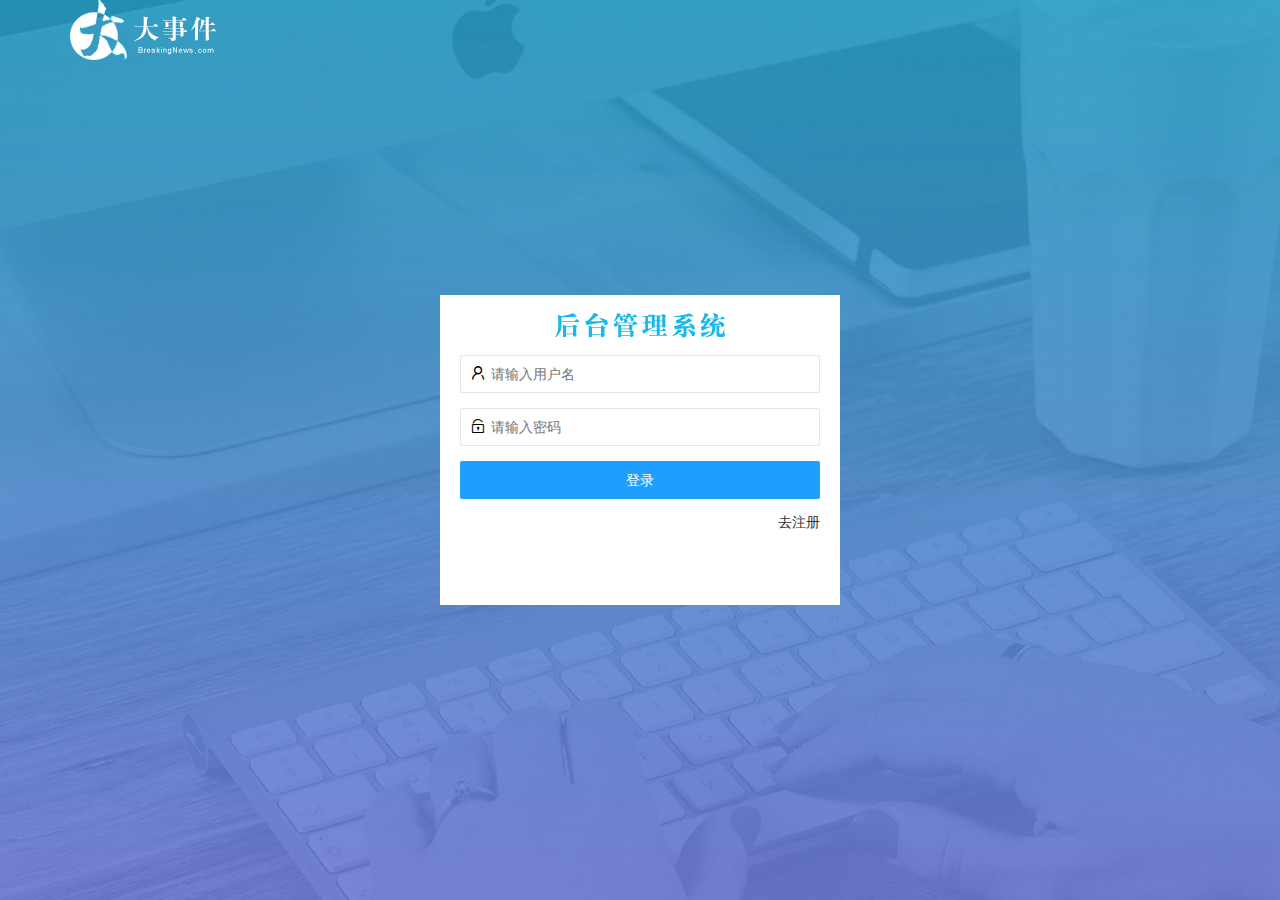
<file: login.html>
<!DOCTYPE html>
<html lang="en">

<head>
    <meta charset="UTF-8">
    <meta http-equiv="X-UA-Compatible" content="IE=edge">
    <meta name="viewport" content="width=device-width, initial-scale=1.0">
    <title>大事件-登录/注册</title>
    <!-- 导入layui的样式 -->
    <link rel="stylesheet" href="/assets/lib/layui/css/layui.css">
    <!-- 导入自己的样式 -->
    <link rel="stylesheet" href="./assets/css/login.css">

</head>

<body>
    <!-- 头部logo区域 -->
    <div class="layui-main">
        <img src="/assets/images/logo.png" alt="">
    </div>
    <!-- 登录注册区域 -->
    <div class="loginAddRegBox">
        <div class="titleBox"></div>
        <!-- 登录 -->
        <div class="login-box">
            <!-- 登录的表单 -->
            <form class="layui-form" id="form_login">
                <!-- 用户名 -->
                <div class="layui-form-item">
                    <i class="layui-icon layui-icon-username"></i>
                    <input type="text" name="username" required lay-verify="required|username" placeholder="请输入用户名" autocomplete="off" class="layui-input">
                </div>
                <!-- 密码 -->
                <div class="layui-form-item">
                    <i class="layui-icon layui-icon-password"></i>
                    <input type="password" name="password" required lay-verify="required|pwd" placeholder="请输入密码" autocomplete="off" class="layui-input">
                </div>
                <!-- 登录按钮 -->
                <div class="layui-form-item">
                    <button class="layui-btn layui-btn-fluid layui-btn-normal" lay-submit>登录</button>
                </div>
                <!-- 去注册链接 -->
                <div class="layui-form-item links">
                    <a href="javascript:;" id="link_reg">去注册</a>
                </div>
            </form>
        </div>


        <!-- 注册 -->
        <div class="reg-box">
            <!-- 注册的表单 -->
            <form class="layui-form" id="form_reg">
                <!-- 用户名 -->
                <div class="layui-form-item">
                    <i class="layui-icon layui-icon-username"></i>
                    <input type="text" name="username" required lay-verify="required" placeholder="请输入用户名" autocomplete="off" class="layui-input">
                </div>
                <!-- 密码 -->
                <div class="layui-form-item">
                    <i class="layui-icon layui-icon-password"></i>
                    <input type="password" name="password" required lay-verify="required|pwd" placeholder="请输入密码" autocomplete="off" class="layui-input">
                </div>
                <!-- 密码确认框 -->
                <div class="layui-form-item ">
                    <i class="layui-icon layui-icon-password"></i>
                    <input type="password" name="repassword" required lay-verify="required|pwd|repwd" placeholder="请再次输入密码" autocomplete="off" class="layui-input">
                </div>
                <!-- 注册按钮 -->
                <div class="layui-form-item">
                    <!-- 注意：表单提交按钮和普通按钮的区别，就是 lay-submit 属性 -->
                    <button class="layui-btn layui-btn-fluid layui-btn-normal" lay-submit>注册</button>
                </div>
                <div class="layui-form-item links">
                    <a href="javascript:;" id="link_login">去登录</a>
                </div>
            </form>

        </div>
    </div>
    <!-- 导入layui的js文件 -->
    <script src="/assets/lib/layui/layui.all.js"></script>
    <!-- 导入jquery -->
    <script src="/assets/lib/jquery.js"></script>
    <!-- 导入自己的baseAPI.js脚本 -->
    <script src="/assets/js/baseAPI.js"></script>
    <!-- 导入自己的js脚本 -->
    <script src="/assets/js/login.js"></script>
</body>

</html>
</file>
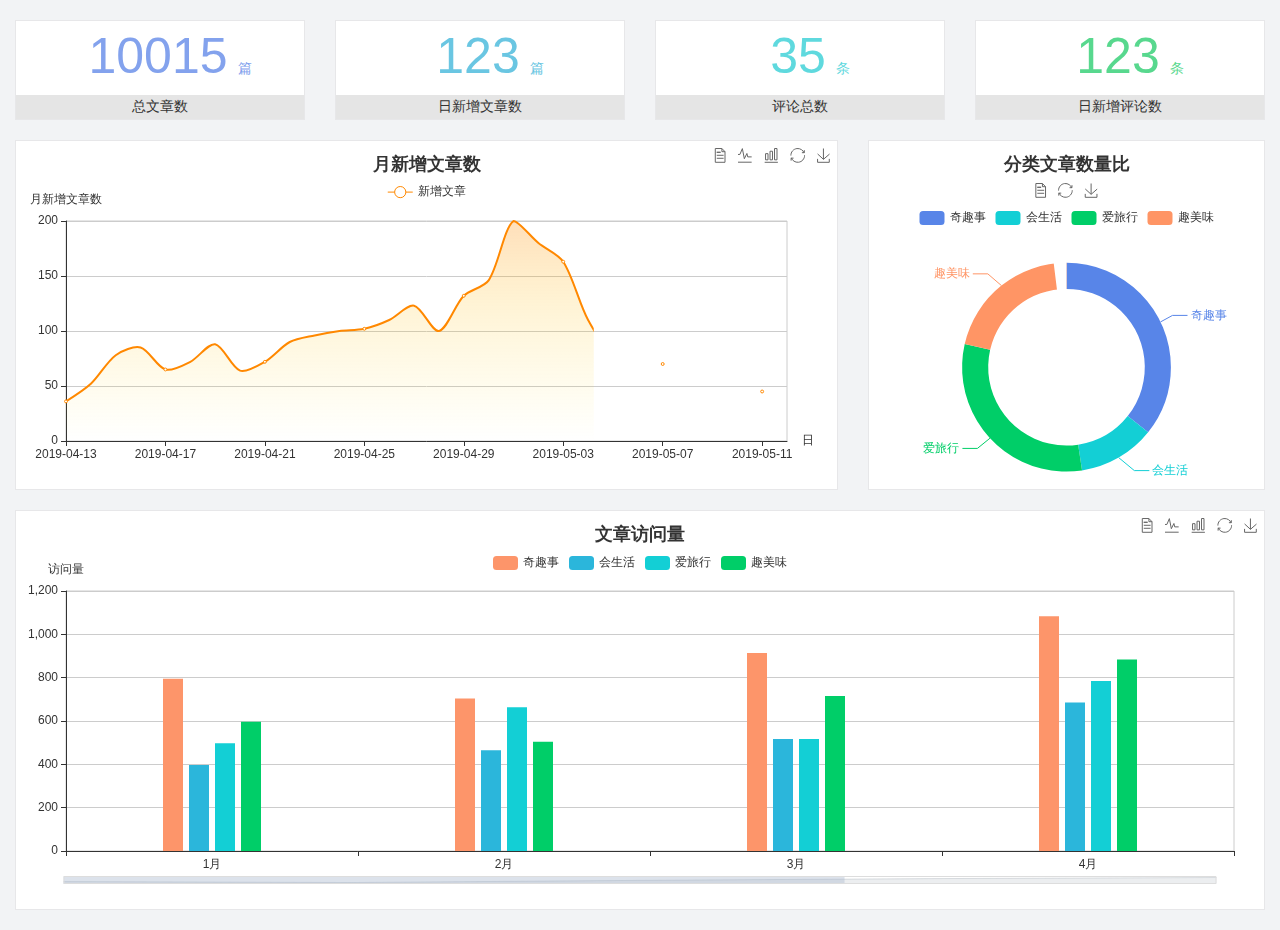
<file: home/dashboard.html>
<!DOCTYPE html>
<html lang="en">

<head>
  <meta charset="UTF-8">
  <meta name="viewport" content="width=device-width, initial-scale=1.0">
  <meta http-equiv="X-UA-Compatible" content="ie=edge">
  <title>图表统计</title>
  <link rel="stylesheet" href="../../assets/lib/bootstrap.css" />
  <link rel="stylesheet" href="../../assets/lib/main.css" />
  <script src="../../assets/lib/jquery.js"></script>
  <script type="text/javascript" src="../../assets/lib/echarts.min.js"></script>
</head>

<body>
  <div class="container-fluid">
    <div class="row spannel_list">
      <div class="col-sm-3 col-xs-6">
        <div class="spannel">
          <em>10015</em><span>篇</span>
          <b>总文章数</b>
        </div>
      </div>
      <div class="col-sm-3 col-xs-6">
        <div class="spannel scolor01">
          <em>123</em><span>篇</span>
          <b>日新增文章数</b>
        </div>
      </div>
      <div class="col-sm-3 col-xs-6">
        <div class="spannel scolor02">
          <em>35</em><span>条</span>
          <b>评论总数</b>
        </div>
      </div>
      <div class="col-sm-3 col-xs-6">
        <div class="spannel scolor03">
          <em>123</em><span>条</span>
          <b>日新增评论数</b>
        </div>
      </div>
    </div>
  </div>

  <div class="container-fluid">
    <div class="row curve-pie">
      <div class="col-lg-8 col-md-8">
        <div class="gragh_pannel" id="curve_show"></div>
      </div>
      <div class="col-lg-4 col-md-4">
        <div class="gragh_pannel" id="pie_show"></div>
      </div>
    </div>
  </div>

  <div class="container-fluid">
    <div class="column_pannel" id="column_show"></div>
  </div>

  <script>
    var oChart = echarts.init(document.getElementById('curve_show'));
    var aList_all = [
      { 'count': 36, 'date': '2019-04-13' },
      { 'count': 52, 'date': '2019-04-14' },
      { 'count': 78, 'date': '2019-04-15' },
      { 'count': 85, 'date': '2019-04-16' },
      { 'count': 65, 'date': '2019-04-17' },
      { 'count': 72, 'date': '2019-04-18' },
      { 'count': 88, 'date': '2019-04-19' },
      { 'count': 64, 'date': '2019-04-20' },
      { 'count': 72, 'date': '2019-04-21' },
      { 'count': 90, 'date': '2019-04-22' },
      { 'count': 96, 'date': '2019-04-23' },
      { 'count': 100, 'date': '2019-04-24' },
      { 'count': 102, 'date': '2019-04-25' },
      { 'count': 110, 'date': '2019-04-26' },
      { 'count': 123, 'date': '2019-04-27' },
      { 'count': 100, 'date': '2019-04-28' },
      { 'count': 132, 'date': '2019-04-29' },
      { 'count': 146, 'date': '2019-04-30' },
      { 'count': 200, 'date': '2019-05-01' },
      { 'count': 180, 'date': '2019-05-02' },
      { 'count': 163, 'date': '2019-05-03' },
      { 'count': 110, 'date': '2019-05-04' },
      { 'count': 80, 'date': '2019-05-05' },
      { 'count': 82, 'date': '2019-05-06' },
      { 'count': 70, 'date': '2019-05-07' },
      { 'count': 65, 'date': '2019-05-08' },
      { 'count': 54, 'date': '2019-05-09' },
      { 'count': 40, 'date': '2019-05-10' },
      { 'count': 45, 'date': '2019-05-11' },
      { 'count': 38, 'date': '2019-05-12' },
    ];

    let aCount = [];
    let aDate = [];

    for (var i = 0; i < aList_all.length; i++) {
      aCount.push(aList_all[i].count);
      aDate.push(aList_all[i].date);
    }

    var chartopt = {
      title: {
        text: '月新增文章数',
        left: 'center',
        top: '10'
      },
      tooltip: {
        trigger: 'axis'
      },
      legend: {
        data: ['新增文章'],
        top: '40'
      },
      toolbox: {
        show: true,
        feature: {
          mark: { show: true },
          dataView: { show: true, readOnly: false },
          magicType: { show: true, type: ['line', 'bar'] },
          restore: { show: true },
          saveAsImage: { show: true }
        }
      },
      calculable: true,
      xAxis: [
        {
          name: '日',
          type: 'category',
          boundaryGap: false,
          data: aDate
        }
      ],
      yAxis: [
        {
          name: '月新增文章数',
          type: 'value'
        }
      ],
      series: [
        {
          name: '新增文章',
          type: 'line',
          smooth: true,
          itemStyle: { normal: { areaStyle: { type: 'default' }, color: '#f80' }, lineStyle: { color: '#f80' } },
          data: aCount
        }],
      areaStyle: {
        normal: {
          color: new echarts.graphic.LinearGradient(0, 0, 0, 1, [{
            offset: 0,
            color: 'rgba(255,136,0,0.39)'
          }, {
            offset: .34,
            color: 'rgba(255,180,0,0.25)'
          }, {
            offset: 1,
            color: 'rgba(255,222,0,0.00)'
          }])

        }
      },
      grid: {
        show: true,
        x: 50,
        x2: 50,
        y: 80,
        height: 220
      }
    };

    oChart.setOption(chartopt);


    var oPie = echarts.init(document.getElementById('pie_show'));
    var oPieopt =
    {
      title: {
        top: 10,
        text: '分类文章数量比',
        x: 'center'
      },
      tooltip: {
        trigger: 'item',
        formatter: "{a} <br/>{b} : {c} ({d}%)"
      },
      color: ['#5885e8', '#13cfd5', '#00ce68', '#ff9565'],
      legend: {
        x: 'center',
        top: 65,
        data: ['奇趣事', '会生活', '爱旅行', '趣美味']
      },
      toolbox: {
        show: true,
        x: 'center',
        top: 35,
        feature: {
          mark: { show: true },
          dataView: { show: true, readOnly: false },
          magicType: {
            show: true,
            type: ['pie', 'funnel'],
            option: {
              funnel: {
                x: '25%',
                width: '50%',
                funnelAlign: 'left',
                max: 1548
              }
            }
          },
          restore: { show: true },
          saveAsImage: { show: true }
        }
      },
      calculable: true,
      series: [
        {
          name: '访问来源',
          type: 'pie',
          radius: ['45%', '60%'],
          center: ['50%', '65%'],
          data: [
            { value: 300, name: '奇趣事' },
            { value: 100, name: '会生活' },
            { value: 260, name: '爱旅行' },
            { value: 180, name: '趣美味' }
          ]
        }
      ]
    };
    oPie.setOption(oPieopt);



    var oColumn = this.echarts.init(document.getElementById('column_show'));
    var oColumnopt =
    {
      title: {
        text: '文章访问量',
        left: 'center',
        top: '10'
      },
      tooltip: {
        trigger: 'axis'
      },
      legend: {
        data: ['奇趣事', '会生活', '爱旅行', '趣美味'],
        top: '40'
      },
      toolbox: {
        show: true,
        feature: {
          mark: { show: true },
          dataView: { show: true, readOnly: false },
          magicType: { show: true, type: ['line', 'bar'] },
          restore: { show: true },
          saveAsImage: { show: true }
        }
      },
      calculable: true,
      xAxis: [
        {
          type: 'category',
          data: ['1月', '2月', '3月', '4月', '5月']
        }
      ],
      yAxis: [
        {
          name: '访问量',
          type: 'value'
        }
      ],
      series: [
        {
          name: '奇趣事',
          type: 'bar',
          barWidth: 20,
          itemStyle: {
            normal: { areaStyle: { type: 'default' }, color: '#fd956a' }
          },
          data: [800, 708, 920, 1090, 1200]
        },
        {
          name: '会生活',
          type: 'bar',
          barWidth: 20,
          itemStyle: {
            normal: { areaStyle: { type: 'default' }, color: '#2bb6db' }
          },
          data: [400, 468, 520, 690, 800]
        },
        {
          name: '爱旅行',
          type: 'bar',
          barWidth: 20,
          itemStyle: {
            normal: { areaStyle: { type: 'default' }, color: '#13cfd5' }
          },
          data: [500, 668, 520, 790, 900]
        },
        {
          name: '趣美味',
          type: 'bar',
          barWidth: 20,
          itemStyle: {
            normal: { areaStyle: { type: 'default' }, color: '#00ce68' }
          },
          data: [600, 508, 720, 890, 1000]
        }
      ],
      grid: {
        show: true,
        x: 50,
        x2: 30,
        y: 80,
        height: 260
      },
      dataZoom: [//给x轴设置滚动条
        {
          start: 0,//默认为0
          end: 100 - 1000 / 31,//默认为100
          type: 'slider',
          show: true,
          xAxisIndex: [0],
          handleSize: 0,//滑动条的 左右2个滑动条的大小
          height: 8,//组件高度
          left: 45, //左边的距离
          right: 50,//右边的距离
          bottom: 26,//右边的距离
          handleColor: '#ddd',//h滑动图标的颜色
          handleStyle: {
            borderColor: "#cacaca",
            borderWidth: "1",
            shadowBlur: 2,
            background: "#ddd",
            shadowColor: "#ddd",
          }
        }]
    };
    oColumn.setOption(oColumnopt);
  </script>
</body>

</html>
</file>
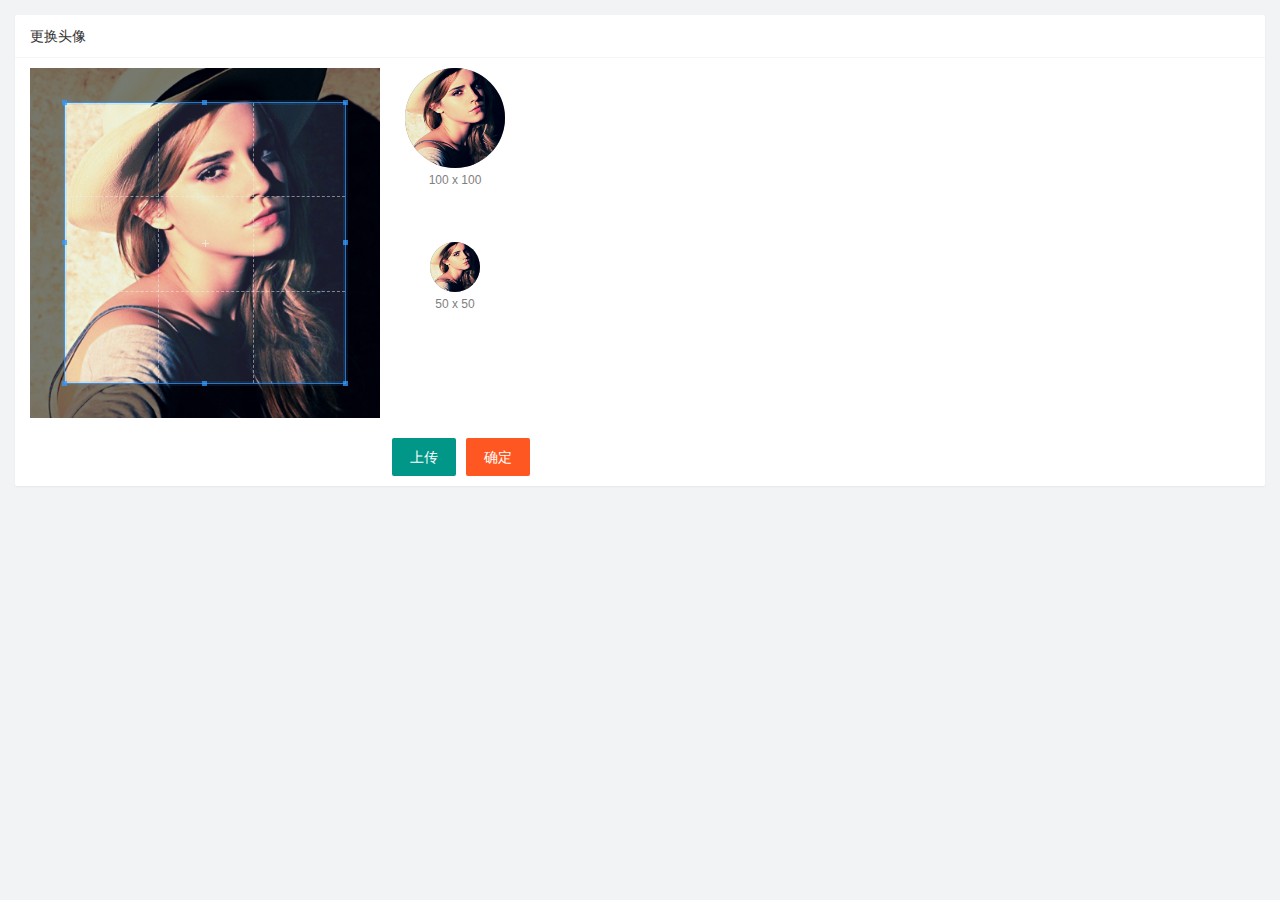
<file: user/user_ataver.html>
<!DOCTYPE html>
<html lang="en">

<head>
    <meta charset="UTF-8">
    <meta http-equiv="X-UA-Compatible" content="IE=edge">
    <meta name="viewport" content="width=device-width, initial-scale=1.0">
    <title>Document</title>
    <link rel="stylesheet" href="/assets/lib/layui/css/layui.css">
    <link rel="stylesheet" href="/assets/lib/cropper/cropper.css" />
    <link rel="stylesheet" href="/assets/css/user/user_ataver.css">

</head>

<body>
    <!-- 卡片面板 -->
    <div class="layui-card">
        <div class="layui-card-header">更换头像</div>
        <div class="layui-card-body">

            <!-- 第一行的图片裁剪和预览区域 -->

            <div class="row1">

                <!-- 图片裁剪区域 -->

                <div class="cropper-box">

                    <!-- 这个 img 标签很重要，将来会把它初始化为裁剪区域 -->
                    <img id="image" src="/assets/images/sample.jpg" />
                </div>

                <!-- 图片的预览区域 -->

                <div class="preview-box">

                    <div>

                        <!-- 宽高为 100px 的预览区域 -->

                        <div class="img-preview w100"></div>

                        <p class="size">100 x 100</p>
                    </div>

                    <div>

                        <!-- 宽高为 50px 的预览区域 -->

                        <div class="img-preview w50"></div>

                        <p class="size">50 x 50</p>
                    </div>
                </div>
            </div>

            <!-- 第二行的按钮区域 -->

            <div class="row2">
                <!-- 更换头像功能 -->
                <input type="file" id="file" accept="image/png,image/jpeg">
                <button type="button" class="layui-btn" id="btnChooseImage">上传</button>
                <button type="button" class="layui-btn layui-btn-danger" id="btnUpload">确定</button>
            </div>
        </div>
    </div>
    <script src="/assets/lib/layui/layui.all.js"></script>
    <script src="/assets/lib/jquery.js"></script>
    <script src="/assets/lib/cropper/Cropper.js"></script>
    <script src="/assets/lib/cropper/jquery-cropper.js"></script>
    <script src="/assets/js/baseAPI.js"></script>
    <script src="/assets/js/user/user_avatar.js"></script>
</body>

</html>
</file>
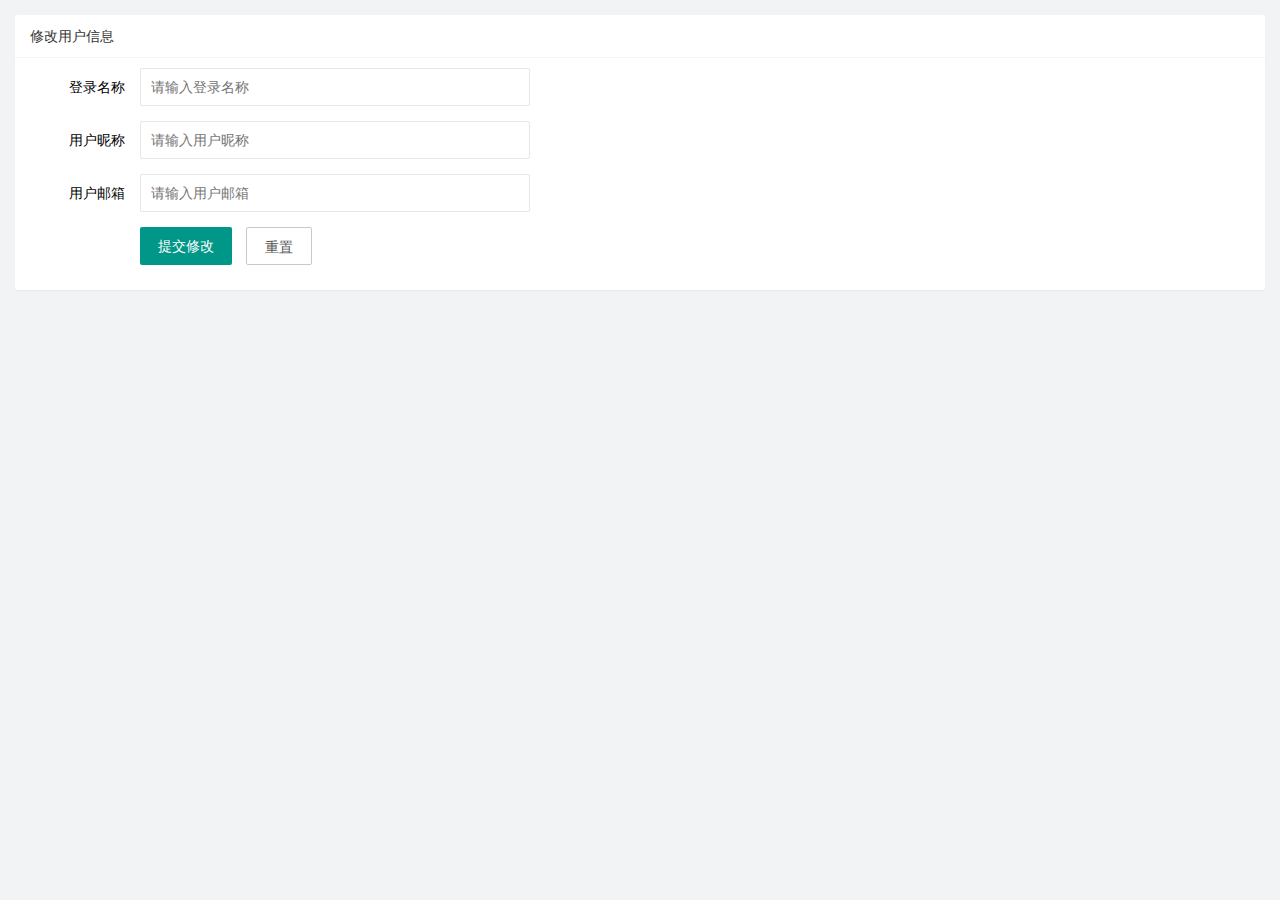
<file: user/user_info.html>
<!DOCTYPE html>
<html lang="en">

<head>
    <meta charset="UTF-8">
    <meta http-equiv="X-UA-Compatible" content="IE=edge">
    <meta name="viewport" content="width=device-width, initial-scale=1.0">
    <title>个人信息</title>
    <!-- 导入layui的样式 -->
    <link rel="stylesheet" href="/assets/lib/layui/css/layui.css">
    <!-- 导入自己的样式 -->
    <link rel="stylesheet" href="/assets/css/user/user_info.css">
</head>

<body>
    <div class="layui-card">
        <div class="layui-card-header">修改用户信息</div>
        <div class="layui-card-body">
            <!-- 表单区域 -->
            <form class="layui-form" lay-filter="initUserInfo">
                <!-- 这是一个隐藏域 -->
                <input type="hidden" name="id" value="">
                <div class="layui-form-item">
                    <label class="layui-form-label">登录名称</label>
                    <div class="layui-input-block">
                        <input type="text" name="username" required lay-verify="required" placeholder="请输入登录名称" autocomplete="off" class="layui-input" readonly/>
                    </div>
                </div>
                <div class="layui-form-item">
                    <label class="layui-form-label">用户昵称</label>
                    <div class="layui-input-block">
                        <input type="text" name="nickname" required lay-verify="required|nickname" placeholder="请输入用户昵称" autocomplete="off" class="layui-input">
                    </div>
                </div>
                <div class="layui-form-item">
                    <label class="layui-form-label">用户邮箱</label>
                    <div class="layui-input-block">
                        <input type="text" name="email" required lay-verify="required|email" placeholder="请输入用户邮箱" autocomplete="off" class="layui-input">
                    </div>
                </div>
                <div class="layui-form-item">
                    <div class="layui-input-block">
                        <button class="layui-btn" lay-submit lay-filter="formDemo">提交修改</button>
                        <button type="reset" class="layui-btn layui-btn-primary" id="btnReset">重置</button>
                    </div>
                </div>
            </form>
        </div>
    </div>
    <!-- 导入layui.js -->
    <script src="/assets/lib/layui/layui.all.js"></script>
    <!-- 导入jquery -->
    <script src="/assets/lib/jquery.js"></script>
    <!-- 导入baseAPI -->
    <script src="/assets/js/baseAPI.js"></script>
    <!-- 导入自己的js -->
    <script src="/assets/js/user/user_info.js"></script>
</body>

</html>
</file>
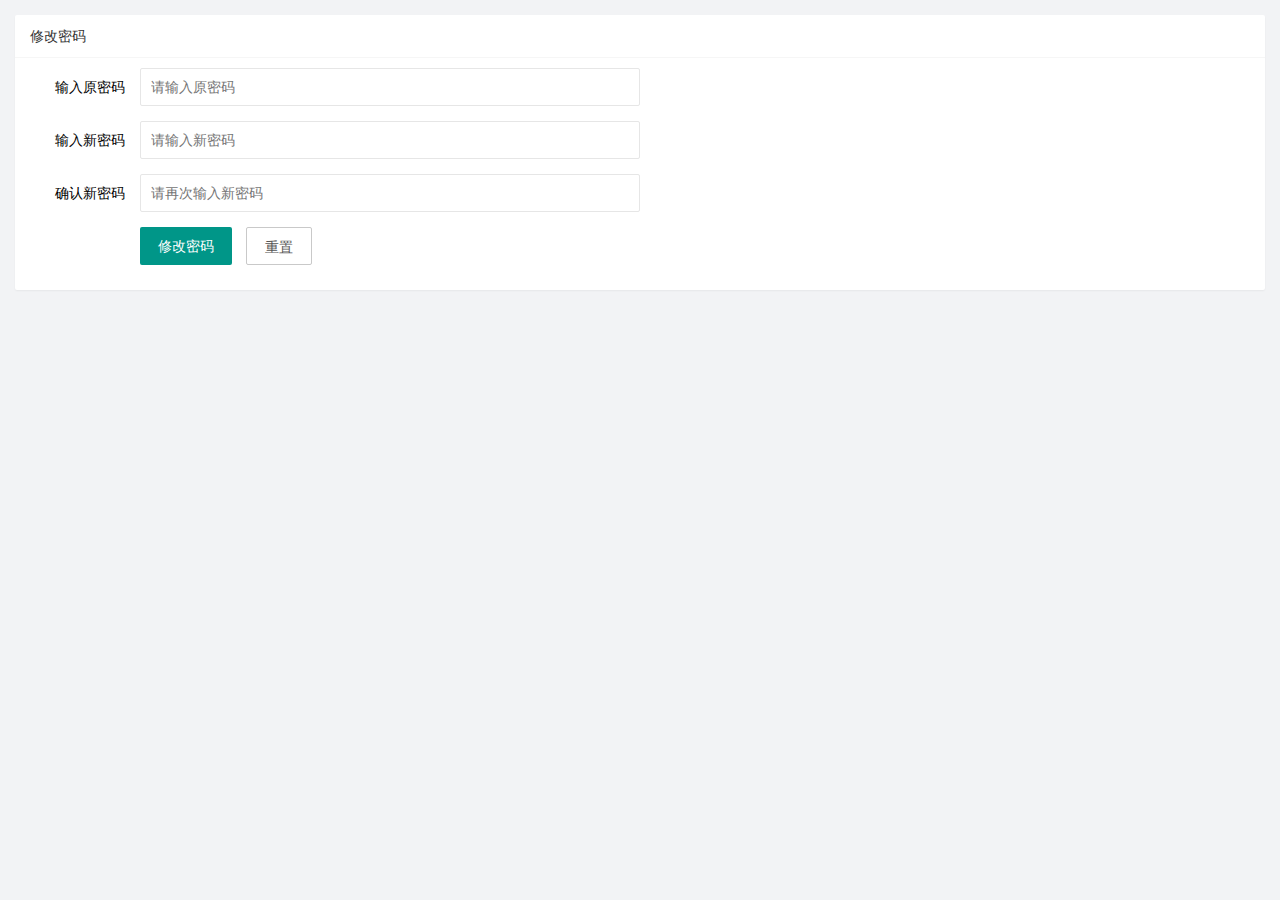
<file: user/user_pwd.html>
<!DOCTYPE html>
<html lang="en">

<head>
    <meta charset="UTF-8">
    <meta http-equiv="X-UA-Compatible" content="IE=edge">
    <meta name="viewport" content="width=device-width, initial-scale=1.0">
    <title>Document</title>
    <!-- 导入layui的css -->
    <link rel="stylesheet" href="/assets/lib/layui/css/layui.css">
    <!-- 导入自己的css -->
    <link rel="stylesheet" href="/assets/css/user/user_pwd.css">
</head>

<body>
    <div class="layui-card">
        <div class="layui-card-header">修改密码</div>
        <div class="layui-card-body">
            <form class="layui-form" action="">
                <div class="layui-form-item">
                    <label class="layui-form-label">输入原密码</label>
                    <div class="layui-input-block">
                        <input type="password" name="oldpwd" required lay-verify="required|pwd" placeholder="请输入原密码" autocomplete="off" class="layui-input">
                    </div>
                </div>
                <div class="layui-form-item">
                    <label class="layui-form-label">输入新密码</label>
                    <div class="layui-input-block">
                        <input type="password" name="newpwd" required lay-verify="required|pwd|samePwd" placeholder="请输入新密码" autocomplete="off" class="layui-input">
                    </div>
                </div>
                <div class="layui-form-item">
                    <label class="layui-form-label">确认新密码</label>
                    <div class="layui-input-block">
                        <input type="password" name="repwd" required lay-verify="required|pad|repwd" placeholder="请再次输入新密码" autocomplete="off" class="layui-input">
                    </div>
                </div>
                <div class="layui-form-item">
                    <div class="layui-input-block">
                        <button class="layui-btn" lay-submit lay-filter="formDemo">修改密码</button>
                        <button type="reset" class="layui-btn layui-btn-primary">重置</button>
                    </div>
                </div>
            </form>
        </div>
    </div>
    <!-- 导入layui的js -->
    <script src="/assets/lib/layui/layui.all.js"></script>
    <!-- 导入jquery -->
    <script src="/assets/lib/jquery.js"></script>
    <!-- 导入baseAPI -->
    <script src="/assets/js/baseAPI.js"></script>
    <!-- 导入自己的js -->
    <script src="/assets/js/user/user_pwd.js"></script>
</body>

</html>
</file>
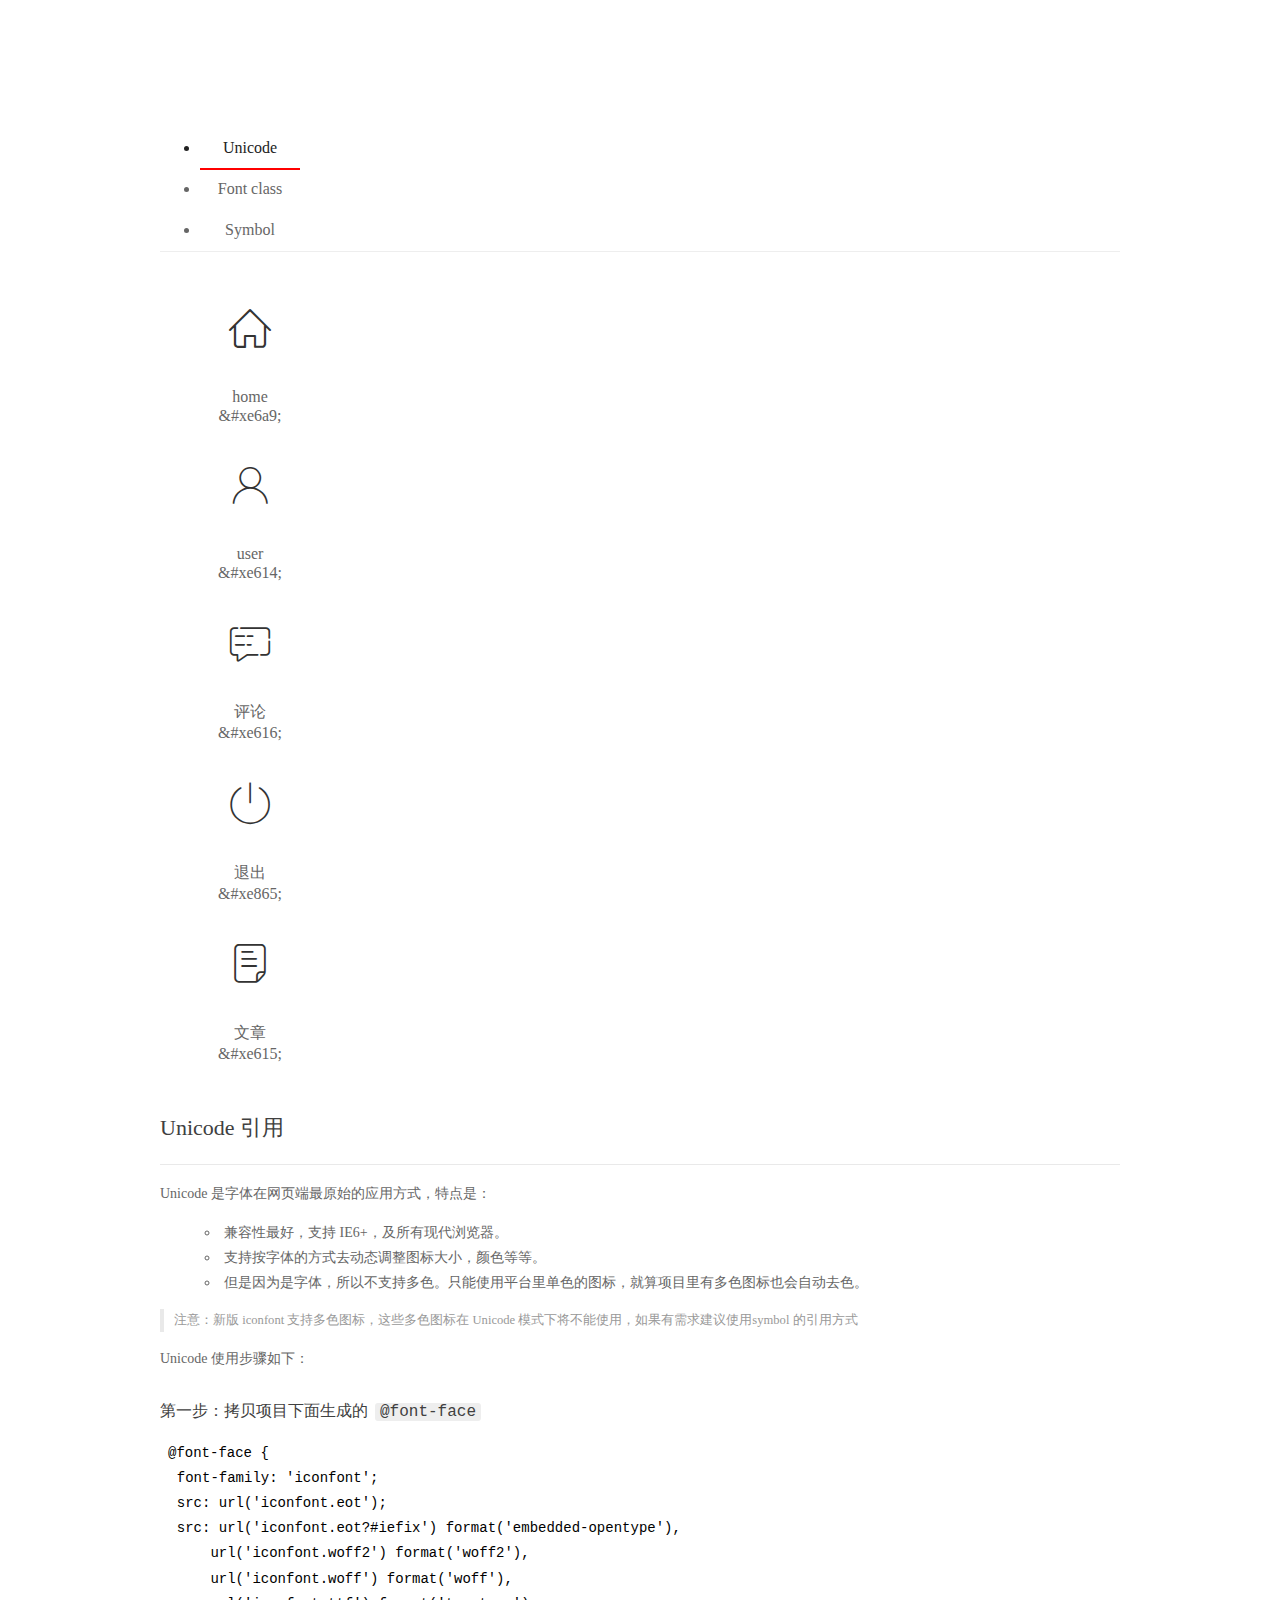
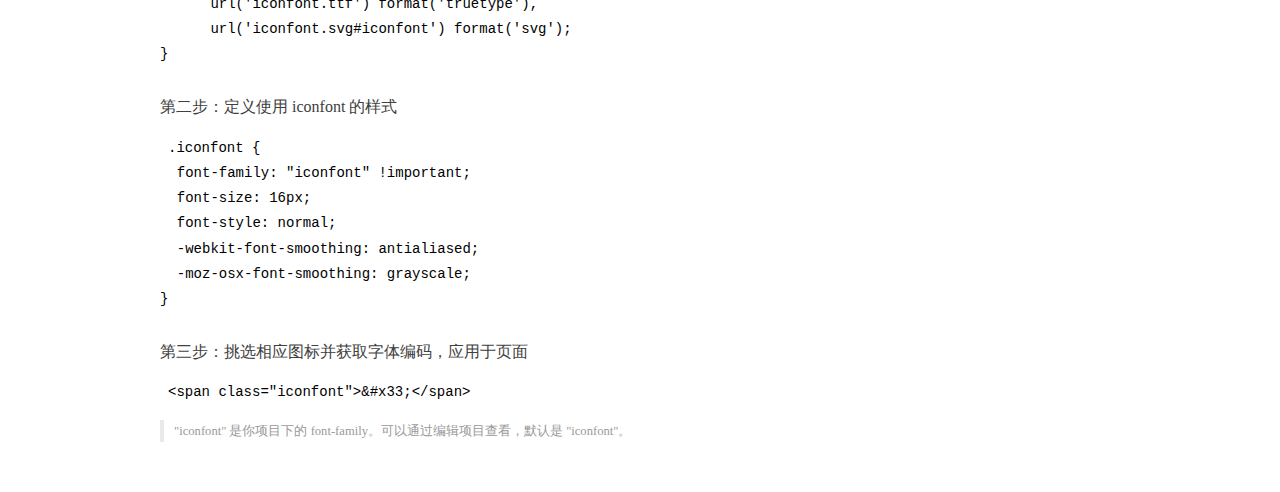
<file: assets/fonts/demo_index.html>
<!DOCTYPE html>
<html>
<head>
  <meta charset="utf-8"/>
  <title>IconFont Demo</title>
  <link rel="shortcut icon" href="https://gtms04.alicdn.com/tps/i4/TB1_oz6GVXXXXaFXpXXJDFnIXXX-64-64.ico" type="image/x-icon"/>
  <link rel="stylesheet" href="https://g.alicdn.com/thx/cube/1.3.2/cube.min.css">
  <link rel="stylesheet" href="demo.css">
  <link rel="stylesheet" href="iconfont.css">
  <script src="iconfont.js"></script>
  <!-- jQuery -->
  <script src="https://a1.alicdn.com/oss/uploads/2018/12/26/7bfddb60-08e8-11e9-9b04-53e73bb6408b.js"></script>
  <!-- 代码高亮 -->
  <script src="https://a1.alicdn.com/oss/uploads/2018/12/26/a3f714d0-08e6-11e9-8a15-ebf944d7534c.js"></script>
</head>
<body>
  <div class="main">
    <h1 class="logo"><a href="https://www.iconfont.cn/" title="iconfont 首页" target="_blank">&#xe86b;</a></h1>
    <div class="nav-tabs">
      <ul id="tabs" class="dib-box">
        <li class="dib active"><span>Unicode</span></li>
        <li class="dib"><span>Font class</span></li>
        <li class="dib"><span>Symbol</span></li>
      </ul>
      
    </div>
    <div class="tab-container">
      <div class="content unicode" style="display: block;">
          <ul class="icon_lists dib-box">
          
            <li class="dib">
              <span class="icon iconfont">&#xe6a9;</span>
                <div class="name">home</div>
                <div class="code-name">&amp;#xe6a9;</div>
              </li>
          
            <li class="dib">
              <span class="icon iconfont">&#xe614;</span>
                <div class="name">user</div>
                <div class="code-name">&amp;#xe614;</div>
              </li>
          
            <li class="dib">
              <span class="icon iconfont">&#xe616;</span>
                <div class="name">评论</div>
                <div class="code-name">&amp;#xe616;</div>
              </li>
          
            <li class="dib">
              <span class="icon iconfont">&#xe865;</span>
                <div class="name">退出</div>
                <div class="code-name">&amp;#xe865;</div>
              </li>
          
            <li class="dib">
              <span class="icon iconfont">&#xe615;</span>
                <div class="name">文章</div>
                <div class="code-name">&amp;#xe615;</div>
              </li>
          
          </ul>
          <div class="article markdown">
          <h2 id="unicode-">Unicode 引用</h2>
          <hr>

          <p>Unicode 是字体在网页端最原始的应用方式，特点是：</p>
          <ul>
            <li>兼容性最好，支持 IE6+，及所有现代浏览器。</li>
            <li>支持按字体的方式去动态调整图标大小，颜色等等。</li>
            <li>但是因为是字体，所以不支持多色。只能使用平台里单色的图标，就算项目里有多色图标也会自动去色。</li>
          </ul>
          <blockquote>
            <p>注意：新版 iconfont 支持多色图标，这些多色图标在 Unicode 模式下将不能使用，如果有需求建议使用symbol 的引用方式</p>
          </blockquote>
          <p>Unicode 使用步骤如下：</p>
          <h3 id="-font-face">第一步：拷贝项目下面生成的 <code>@font-face</code></h3>
<pre><code class="language-css"
>@font-face {
  font-family: 'iconfont';
  src: url('iconfont.eot');
  src: url('iconfont.eot?#iefix') format('embedded-opentype'),
      url('iconfont.woff2') format('woff2'),
      url('iconfont.woff') format('woff'),
      url('iconfont.ttf') format('truetype'),
      url('iconfont.svg#iconfont') format('svg');
}
</code></pre>
          <h3 id="-iconfont-">第二步：定义使用 iconfont 的样式</h3>
<pre><code class="language-css"
>.iconfont {
  font-family: "iconfont" !important;
  font-size: 16px;
  font-style: normal;
  -webkit-font-smoothing: antialiased;
  -moz-osx-font-smoothing: grayscale;
}
</code></pre>
          <h3 id="-">第三步：挑选相应图标并获取字体编码，应用于页面</h3>
<pre>
<code class="language-html"
>&lt;span class="iconfont"&gt;&amp;#x33;&lt;/span&gt;
</code></pre>
          <blockquote>
            <p>"iconfont" 是你项目下的 font-family。可以通过编辑项目查看，默认是 "iconfont"。</p>
          </blockquote>
          </div>
      </div>
      <div class="content font-class">
        <ul class="icon_lists dib-box">
          
          <li class="dib">
            <span class="icon iconfont icon-home"></span>
            <div class="name">
              home
            </div>
            <div class="code-name">.icon-home
            </div>
          </li>
          
          <li class="dib">
            <span class="icon iconfont icon-user"></span>
            <div class="name">
              user
            </div>
            <div class="code-name">.icon-user
            </div>
          </li>
          
          <li class="dib">
            <span class="icon iconfont icon-pinglun"></span>
            <div class="name">
              评论
            </div>
            <div class="code-name">.icon-pinglun
            </div>
          </li>
          
          <li class="dib">
            <span class="icon iconfont icon-tuichu"></span>
            <div class="name">
              退出
            </div>
            <div class="code-name">.icon-tuichu
            </div>
          </li>
          
          <li class="dib">
            <span class="icon iconfont icon-16"></span>
            <div class="name">
              文章
            </div>
            <div class="code-name">.icon-16
            </div>
          </li>
          
        </ul>
        <div class="article markdown">
        <h2 id="font-class-">font-class 引用</h2>
        <hr>

        <p>font-class 是 Unicode 使用方式的一种变种，主要是解决 Unicode 书写不直观，语意不明确的问题。</p>
        <p>与 Unicode 使用方式相比，具有如下特点：</p>
        <ul>
          <li>兼容性良好，支持 IE8+，及所有现代浏览器。</li>
          <li>相比于 Unicode 语意明确，书写更直观。可以很容易分辨这个 icon 是什么。</li>
          <li>因为使用 class 来定义图标，所以当要替换图标时，只需要修改 class 里面的 Unicode 引用。</li>
          <li>不过因为本质上还是使用的字体，所以多色图标还是不支持的。</li>
        </ul>
        <p>使用步骤如下：</p>
        <h3 id="-fontclass-">第一步：引入项目下面生成的 fontclass 代码：</h3>
<pre><code class="language-html">&lt;link rel="stylesheet" href="./iconfont.css"&gt;
</code></pre>
        <h3 id="-">第二步：挑选相应图标并获取类名，应用于页面：</h3>
<pre><code class="language-html">&lt;span class="iconfont icon-xxx"&gt;&lt;/span&gt;
</code></pre>
        <blockquote>
          <p>"
            iconfont" 是你项目下的 font-family。可以通过编辑项目查看，默认是 "iconfont"。</p>
        </blockquote>
      </div>
      </div>
      <div class="content symbol">
          <ul class="icon_lists dib-box">
          
            <li class="dib">
                <svg class="icon svg-icon" aria-hidden="true">
                  <use xlink:href="#icon-home"></use>
                </svg>
                <div class="name">home</div>
                <div class="code-name">#icon-home</div>
            </li>
          
            <li class="dib">
                <svg class="icon svg-icon" aria-hidden="true">
                  <use xlink:href="#icon-user"></use>
                </svg>
                <div class="name">user</div>
                <div class="code-name">#icon-user</div>
            </li>
          
            <li class="dib">
                <svg class="icon svg-icon" aria-hidden="true">
                  <use xlink:href="#icon-pinglun"></use>
                </svg>
                <div class="name">评论</div>
                <div class="code-name">#icon-pinglun</div>
            </li>
          
            <li class="dib">
                <svg class="icon svg-icon" aria-hidden="true">
                  <use xlink:href="#icon-tuichu"></use>
                </svg>
                <div class="name">退出</div>
                <div class="code-name">#icon-tuichu</div>
            </li>
          
            <li class="dib">
                <svg class="icon svg-icon" aria-hidden="true">
                  <use xlink:href="#icon-16"></use>
                </svg>
                <div class="name">文章</div>
                <div class="code-name">#icon-16</div>
            </li>
          
          </ul>
          <div class="article markdown">
          <h2 id="symbol-">Symbol 引用</h2>
          <hr>

          <p>这是一种全新的使用方式，应该说这才是未来的主流，也是平台目前推荐的用法。相关介绍可以参考这篇<a href="">文章</a>
            这种用法其实是做了一个 SVG 的集合，与另外两种相比具有如下特点：</p>
          <ul>
            <li>支持多色图标了，不再受单色限制。</li>
            <li>通过一些技巧，支持像字体那样，通过 <code>font-size</code>, <code>color</code> 来调整样式。</li>
            <li>兼容性较差，支持 IE9+，及现代浏览器。</li>
            <li>浏览器渲染 SVG 的性能一般，还不如 png。</li>
          </ul>
          <p>使用步骤如下：</p>
          <h3 id="-symbol-">第一步：引入项目下面生成的 symbol 代码：</h3>
<pre><code class="language-html">&lt;script src="./iconfont.js"&gt;&lt;/script&gt;
</code></pre>
          <h3 id="-css-">第二步：加入通用 CSS 代码（引入一次就行）：</h3>
<pre><code class="language-html">&lt;style&gt;
.icon {
  width: 1em;
  height: 1em;
  vertical-align: -0.15em;
  fill: currentColor;
  overflow: hidden;
}
&lt;/style&gt;
</code></pre>
          <h3 id="-">第三步：挑选相应图标并获取类名，应用于页面：</h3>
<pre><code class="language-html">&lt;svg class="icon" aria-hidden="true"&gt;
  &lt;use xlink:href="#icon-xxx"&gt;&lt;/use&gt;
&lt;/svg&gt;
</code></pre>
          </div>
      </div>

    </div>
  </div>
  <script>
  $(document).ready(function () {
      $('.tab-container .content:first').show()

      $('#tabs li').click(function (e) {
        var tabContent = $('.tab-container .content')
        var index = $(this).index()

        if ($(this).hasClass('active')) {
          return
        } else {
          $('#tabs li').removeClass('active')
          $(this).addClass('active')

          tabContent.hide().eq(index).fadeIn()
        }
      })
    })
  </script>
</body>
</html>
</file>
<file: assets/lib/layui/css/layui.css>
/** layui-v2.5.5 MIT License By https://www.layui.com */
 .layui-inline,img{display:inline-block;vertical-align:middle}h1,h2,h3,h4,h5,h6{font-weight:400}.layui-edge,.layui-header,.layui-inline,.layui-main{position:relative}.layui-body,.layui-edge,.layui-elip{overflow:hidden}.layui-btn,.layui-edge,.layui-inline,img{vertical-align:middle}.layui-btn,.layui-disabled,.layui-icon,.layui-unselect{-moz-user-select:none;-webkit-user-select:none;-ms-user-select:none}.layui-elip,.layui-form-checkbox span,.layui-form-pane .layui-form-label{text-overflow:ellipsis;white-space:nowrap}.layui-breadcrumb,.layui-tree-btnGroup{visibility:hidden}blockquote,body,button,dd,div,dl,dt,form,h1,h2,h3,h4,h5,h6,input,li,ol,p,pre,td,textarea,th,ul{margin:0;padding:0;-webkit-tap-highlight-color:rgba(0,0,0,0)}a:active,a:hover{outline:0}img{border:none}li{list-style:none}table{border-collapse:collapse;border-spacing:0}h4,h5,h6{font-size:100%}button,input,optgroup,option,select,textarea{font-family:inherit;font-size:inherit;font-style:inherit;font-weight:inherit;outline:0}pre{white-space:pre-wrap;white-space:-moz-pre-wrap;white-space:-pre-wrap;white-space:-o-pre-wrap;word-wrap:break-word}body{line-height:24px;font:14px Helvetica Neue,Helvetica,PingFang SC,Tahoma,Arial,sans-serif}hr{height:1px;margin:10px 0;border:0;clear:both}a{color:#333;text-decoration:none}a:hover{color:#777}a cite{font-style:normal;*cursor:pointer}.layui-border-box,.layui-border-box *{box-sizing:border-box}.layui-box,.layui-box *{box-sizing:content-box}.layui-clear{clear:both;*zoom:1}.layui-clear:after{content:'\20';clear:both;*zoom:1;display:block;height:0}.layui-inline{*display:inline;*zoom:1}.layui-edge{display:inline-block;width:0;height:0;border-width:6px;border-style:dashed;border-color:transparent}.layui-edge-top{top:-4px;border-bottom-color:#999;border-bottom-style:solid}.layui-edge-right{border-left-color:#999;border-left-style:solid}.layui-edge-bottom{top:2px;border-top-color:#999;border-top-style:solid}.layui-edge-left{border-right-color:#999;border-right-style:solid}.layui-disabled,.layui-disabled:hover{color:#d2d2d2!important;cursor:not-allowed!important}.layui-circle{border-radius:100%}.layui-show{display:block!important}.layui-hide{display:none!important}@font-face{font-family:layui-icon;src:url(../font/iconfont.eot?v=250);src:url(../font/iconfont.eot?v=250#iefix) format('embedded-opentype'),url(../font/iconfont.woff2?v=250) format('woff2'),url(../font/iconfont.woff?v=250) format('woff'),url(../font/iconfont.ttf?v=250) format('truetype'),url(../font/iconfont.svg?v=250#layui-icon) format('svg')}.layui-icon{font-family:layui-icon!important;font-size:16px;font-style:normal;-webkit-font-smoothing:antialiased;-moz-osx-font-smoothing:grayscale}.layui-icon-reply-fill:before{content:"\e611"}.layui-icon-set-fill:before{content:"\e614"}.layui-icon-menu-fill:before{content:"\e60f"}.layui-icon-search:before{content:"\e615"}.layui-icon-share:before{content:"\e641"}.layui-icon-set-sm:before{content:"\e620"}.layui-icon-engine:before{content:"\e628"}.layui-icon-close:before{content:"\1006"}.layui-icon-close-fill:before{content:"\1007"}.layui-icon-chart-screen:before{content:"\e629"}.layui-icon-star:before{content:"\e600"}.layui-icon-circle-dot:before{content:"\e617"}.layui-icon-chat:before{content:"\e606"}.layui-icon-release:before{content:"\e609"}.layui-icon-list:before{content:"\e60a"}.layui-icon-chart:before{content:"\e62c"}.layui-icon-ok-circle:before{content:"\1005"}.layui-icon-layim-theme:before{content:"\e61b"}.layui-icon-table:before{content:"\e62d"}.layui-icon-right:before{content:"\e602"}.layui-icon-left:before{content:"\e603"}.layui-icon-cart-simple:before{content:"\e698"}.layui-icon-face-cry:before{content:"\e69c"}.layui-icon-face-smile:before{content:"\e6af"}.layui-icon-survey:before{content:"\e6b2"}.layui-icon-tree:before{content:"\e62e"}.layui-icon-upload-circle:before{content:"\e62f"}.layui-icon-add-circle:before{content:"\e61f"}.layui-icon-download-circle:before{content:"\e601"}.layui-icon-templeate-1:before{content:"\e630"}.layui-icon-util:before{content:"\e631"}.layui-icon-face-surprised:before{content:"\e664"}.layui-icon-edit:before{content:"\e642"}.layui-icon-speaker:before{content:"\e645"}.layui-icon-down:before{content:"\e61a"}.layui-icon-file:before{content:"\e621"}.layui-icon-layouts:before{content:"\e632"}.layui-icon-rate-half:before{content:"\e6c9"}.layui-icon-add-circle-fine:before{content:"\e608"}.layui-icon-prev-circle:before{content:"\e633"}.layui-icon-read:before{content:"\e705"}.layui-icon-404:before{content:"\e61c"}.layui-icon-carousel:before{content:"\e634"}.layui-icon-help:before{content:"\e607"}.layui-icon-code-circle:before{content:"\e635"}.layui-icon-water:before{content:"\e636"}.layui-icon-username:before{content:"\e66f"}.layui-icon-find-fill:before{content:"\e670"}.layui-icon-about:before{content:"\e60b"}.layui-icon-location:before{content:"\e715"}.layui-icon-up:before{content:"\e619"}.layui-icon-pause:before{content:"\e651"}.layui-icon-date:before{content:"\e637"}.layui-icon-layim-uploadfile:before{content:"\e61d"}.layui-icon-delete:before{content:"\e640"}.layui-icon-play:before{content:"\e652"}.layui-icon-top:before{content:"\e604"}.layui-icon-friends:before{content:"\e612"}.layui-icon-refresh-3:before{content:"\e9aa"}.layui-icon-ok:before{content:"\e605"}.layui-icon-layer:before{content:"\e638"}.layui-icon-face-smile-fine:before{content:"\e60c"}.layui-icon-dollar:before{content:"\e659"}.layui-icon-group:before{content:"\e613"}.layui-icon-layim-download:before{content:"\e61e"}.layui-icon-picture-fine:before{content:"\e60d"}.layui-icon-link:before{content:"\e64c"}.layui-icon-diamond:before{content:"\e735"}.layui-icon-log:before{content:"\e60e"}.layui-icon-rate-solid:before{content:"\e67a"}.layui-icon-fonts-del:before{content:"\e64f"}.layui-icon-unlink:before{content:"\e64d"}.layui-icon-fonts-clear:before{content:"\e639"}.layui-icon-triangle-r:before{content:"\e623"}.layui-icon-circle:before{content:"\e63f"}.layui-icon-radio:before{content:"\e643"}.layui-icon-align-center:before{content:"\e647"}.layui-icon-align-right:before{content:"\e648"}.layui-icon-align-left:before{content:"\e649"}.layui-icon-loading-1:before{content:"\e63e"}.layui-icon-return:before{content:"\e65c"}.layui-icon-fonts-strong:before{content:"\e62b"}.layui-icon-upload:before{content:"\e67c"}.layui-icon-dialogue:before{content:"\e63a"}.layui-icon-video:before{content:"\e6ed"}.layui-icon-headset:before{content:"\e6fc"}.layui-icon-cellphone-fine:before{content:"\e63b"}.layui-icon-add-1:before{content:"\e654"}.layui-icon-face-smile-b:before{content:"\e650"}.layui-icon-fonts-html:before{content:"\e64b"}.layui-icon-form:before{content:"\e63c"}.layui-icon-cart:before{content:"\e657"}.layui-icon-camera-fill:before{content:"\e65d"}.layui-icon-tabs:before{content:"\e62a"}.layui-icon-fonts-code:before{content:"\e64e"}.layui-icon-fire:before{content:"\e756"}.layui-icon-set:before{content:"\e716"}.layui-icon-fonts-u:before{content:"\e646"}.layui-icon-triangle-d:before{content:"\e625"}.layui-icon-tips:before{content:"\e702"}.layui-icon-picture:before{content:"\e64a"}.layui-icon-more-vertical:before{content:"\e671"}.layui-icon-flag:before{content:"\e66c"}.layui-icon-loading:before{content:"\e63d"}.layui-icon-fonts-i:before{content:"\e644"}.layui-icon-refresh-1:before{content:"\e666"}.layui-icon-rmb:before{content:"\e65e"}.layui-icon-home:before{content:"\e68e"}.layui-icon-user:before{content:"\e770"}.layui-icon-notice:before{content:"\e667"}.layui-icon-login-weibo:before{content:"\e675"}.layui-icon-voice:before{content:"\e688"}.layui-icon-upload-drag:before{content:"\e681"}.layui-icon-login-qq:before{content:"\e676"}.layui-icon-snowflake:before{content:"\e6b1"}.layui-icon-file-b:before{content:"\e655"}.layui-icon-template:before{content:"\e663"}.layui-icon-auz:before{content:"\e672"}.layui-icon-console:before{content:"\e665"}.layui-icon-app:before{content:"\e653"}.layui-icon-prev:before{content:"\e65a"}.layui-icon-website:before{content:"\e7ae"}.layui-icon-next:before{content:"\e65b"}.layui-icon-component:before{content:"\e857"}.layui-icon-more:before{content:"\e65f"}.layui-icon-login-wechat:before{content:"\e677"}.layui-icon-shrink-right:before{content:"\e668"}.layui-icon-spread-left:before{content:"\e66b"}.layui-icon-camera:before{content:"\e660"}.layui-icon-note:before{content:"\e66e"}.layui-icon-refresh:before{content:"\e669"}.layui-icon-female:before{content:"\e661"}.layui-icon-male:before{content:"\e662"}.layui-icon-password:before{content:"\e673"}.layui-icon-senior:before{content:"\e674"}.layui-icon-theme:before{content:"\e66a"}.layui-icon-tread:before{content:"\e6c5"}.layui-icon-praise:before{content:"\e6c6"}.layui-icon-star-fill:before{content:"\e658"}.layui-icon-rate:before{content:"\e67b"}.layui-icon-template-1:before{content:"\e656"}.layui-icon-vercode:before{content:"\e679"}.layui-icon-cellphone:before{content:"\e678"}.layui-icon-screen-full:before{content:"\e622"}.layui-icon-screen-restore:before{content:"\e758"}.layui-icon-cols:before{content:"\e610"}.layui-icon-export:before{content:"\e67d"}.layui-icon-print:before{content:"\e66d"}.layui-icon-slider:before{content:"\e714"}.layui-icon-addition:before{content:"\e624"}.layui-icon-subtraction:before{content:"\e67e"}.layui-icon-service:before{content:"\e626"}.layui-icon-transfer:before{content:"\e691"}.layui-main{width:1140px;margin:0 auto}.layui-header{z-index:1000;height:60px}.layui-header a:hover{transition:all .5s;-webkit-transition:all .5s}.layui-side{position:fixed;left:0;top:0;bottom:0;z-index:999;width:200px;overflow-x:hidden}.layui-side-scroll{position:relative;width:220px;height:100%;overflow-x:hidden}.layui-body{position:absolute;left:200px;right:0;top:0;bottom:0;z-index:998;width:auto;overflow-y:auto;box-sizing:border-box}.layui-layout-body{overflow:hidden}.layui-layout-admin .layui-header{background-color:#23262E}.layui-layout-admin .layui-side{top:60px;width:200px;overflow-x:hidden}.layui-layout-admin .layui-body{position:fixed;top:60px;bottom:44px}.layui-layout-admin .layui-main{width:auto;margin:0 15px}.layui-layout-admin .layui-footer{position:fixed;left:200px;right:0;bottom:0;height:44px;line-height:44px;padding:0 15px;background-color:#eee}.layui-layout-admin .layui-logo{position:absolute;left:0;top:0;width:200px;height:100%;line-height:60px;text-align:center;color:#009688;font-size:16px}.layui-layout-admin .layui-header .layui-nav{background:0 0}.layui-layout-left{position:absolute!important;left:200px;top:0}.layui-layout-right{position:absolute!important;right:0;top:0}.layui-container{position:relative;margin:0 auto;padding:0 15px;box-sizing:border-box}.layui-fluid{position:relative;margin:0 auto;padding:0 15px}.layui-row:after,.layui-row:before{content:'';display:block;clear:both}.layui-col-lg1,.layui-col-lg10,.layui-col-lg11,.layui-col-lg12,.layui-col-lg2,.layui-col-lg3,.layui-col-lg4,.layui-col-lg5,.layui-col-lg6,.layui-col-lg7,.layui-col-lg8,.layui-col-lg9,.layui-col-md1,.layui-col-md10,.layui-col-md11,.layui-col-md12,.layui-col-md2,.layui-col-md3,.layui-col-md4,.layui-col-md5,.layui-col-md6,.layui-col-md7,.layui-col-md8,.layui-col-md9,.layui-col-sm1,.layui-col-sm10,.layui-col-sm11,.layui-col-sm12,.layui-col-sm2,.layui-col-sm3,.layui-col-sm4,.layui-col-sm5,.layui-col-sm6,.layui-col-sm7,.layui-col-sm8,.layui-col-sm9,.layui-col-xs1,.layui-col-xs10,.layui-col-xs11,.layui-col-xs12,.layui-col-xs2,.layui-col-xs3,.layui-col-xs4,.layui-col-xs5,.layui-col-xs6,.layui-col-xs7,.layui-col-xs8,.layui-col-xs9{position:relative;display:block;box-sizing:border-box}.layui-col-xs1,.layui-col-xs10,.layui-col-xs11,.layui-col-xs12,.layui-col-xs2,.layui-col-xs3,.layui-col-xs4,.layui-col-xs5,.layui-col-xs6,.layui-col-xs7,.layui-col-xs8,.layui-col-xs9{float:left}.layui-col-xs1{width:8.33333333%}.layui-col-xs2{width:16.66666667%}.layui-col-xs3{width:25%}.layui-col-xs4{width:33.33333333%}.layui-col-xs5{width:41.66666667%}.layui-col-xs6{width:50%}.layui-col-xs7{width:58.33333333%}.layui-col-xs8{width:66.66666667%}.layui-col-xs9{width:75%}.layui-col-xs10{width:83.33333333%}.layui-col-xs11{width:91.66666667%}.layui-col-xs12{width:100%}.layui-col-xs-offset1{margin-left:8.33333333%}.layui-col-xs-offset2{margin-left:16.66666667%}.layui-col-xs-offset3{margin-left:25%}.layui-col-xs-offset4{margin-left:33.33333333%}.layui-col-xs-offset5{margin-left:41.66666667%}.layui-col-xs-offset6{margin-left:50%}.layui-col-xs-offset7{margin-left:58.33333333%}.layui-col-xs-offset8{margin-left:66.66666667%}.layui-col-xs-offset9{margin-left:75%}.layui-col-xs-offset10{margin-left:83.33333333%}.layui-col-xs-offset11{margin-left:91.66666667%}.layui-col-xs-offset12{margin-left:100%}@media screen and (max-width:768px){.layui-hide-xs{display:none!important}.layui-show-xs-block{display:block!important}.layui-show-xs-inline{display:inline!important}.layui-show-xs-inline-block{display:inline-block!important}}@media screen and (min-width:768px){.layui-container{width:750px}.layui-hide-sm{display:none!important}.layui-show-sm-block{display:block!important}.layui-show-sm-inline{display:inline!important}.layui-show-sm-inline-block{display:inline-block!important}.layui-col-sm1,.layui-col-sm10,.layui-col-sm11,.layui-col-sm12,.layui-col-sm2,.layui-col-sm3,.layui-col-sm4,.layui-col-sm5,.layui-col-sm6,.layui-col-sm7,.layui-col-sm8,.layui-col-sm9{float:left}.layui-col-sm1{width:8.33333333%}.layui-col-sm2{width:16.66666667%}.layui-col-sm3{width:25%}.layui-col-sm4{width:33.33333333%}.layui-col-sm5{width:41.66666667%}.layui-col-sm6{width:50%}.layui-col-sm7{width:58.33333333%}.layui-col-sm8{width:66.66666667%}.layui-col-sm9{width:75%}.layui-col-sm10{width:83.33333333%}.layui-col-sm11{width:91.66666667%}.layui-col-sm12{width:100%}.layui-col-sm-offset1{margin-left:8.33333333%}.layui-col-sm-offset2{margin-left:16.66666667%}.layui-col-sm-offset3{margin-left:25%}.layui-col-sm-offset4{margin-left:33.33333333%}.layui-col-sm-offset5{margin-left:41.66666667%}.layui-col-sm-offset6{margin-left:50%}.layui-col-sm-offset7{margin-left:58.33333333%}.layui-col-sm-offset8{margin-left:66.66666667%}.layui-col-sm-offset9{margin-left:75%}.layui-col-sm-offset10{margin-left:83.33333333%}.layui-col-sm-offset11{margin-left:91.66666667%}.layui-col-sm-offset12{margin-left:100%}}@media screen and (min-width:992px){.layui-container{width:970px}.layui-hide-md{display:none!important}.layui-show-md-block{display:block!important}.layui-show-md-inline{display:inline!important}.layui-show-md-inline-block{display:inline-block!important}.layui-col-md1,.layui-col-md10,.layui-col-md11,.layui-col-md12,.layui-col-md2,.layui-col-md3,.layui-col-md4,.layui-col-md5,.layui-col-md6,.layui-col-md7,.layui-col-md8,.layui-col-md9{float:left}.layui-col-md1{width:8.33333333%}.layui-col-md2{width:16.66666667%}.layui-col-md3{width:25%}.layui-col-md4{width:33.33333333%}.layui-col-md5{width:41.66666667%}.layui-col-md6{width:50%}.layui-col-md7{width:58.33333333%}.layui-col-md8{width:66.66666667%}.layui-col-md9{width:75%}.layui-col-md10{width:83.33333333%}.layui-col-md11{width:91.66666667%}.layui-col-md12{width:100%}.layui-col-md-offset1{margin-left:8.33333333%}.layui-col-md-offset2{margin-left:16.66666667%}.layui-col-md-offset3{margin-left:25%}.layui-col-md-offset4{margin-left:33.33333333%}.layui-col-md-offset5{margin-left:41.66666667%}.layui-col-md-offset6{margin-left:50%}.layui-col-md-offset7{margin-left:58.33333333%}.layui-col-md-offset8{margin-left:66.66666667%}.layui-col-md-offset9{margin-left:75%}.layui-col-md-offset10{margin-left:83.33333333%}.layui-col-md-offset11{margin-left:91.66666667%}.layui-col-md-offset12{margin-left:100%}}@media screen and (min-width:1200px){.layui-container{width:1170px}.layui-hide-lg{display:none!important}.layui-show-lg-block{display:block!important}.layui-show-lg-inline{display:inline!important}.layui-show-lg-inline-block{display:inline-block!important}.layui-col-lg1,.layui-col-lg10,.layui-col-lg11,.layui-col-lg12,.layui-col-lg2,.layui-col-lg3,.layui-col-lg4,.layui-col-lg5,.layui-col-lg6,.layui-col-lg7,.layui-col-lg8,.layui-col-lg9{float:left}.layui-col-lg1{width:8.33333333%}.layui-col-lg2{width:16.66666667%}.layui-col-lg3{width:25%}.layui-col-lg4{width:33.33333333%}.layui-col-lg5{width:41.66666667%}.layui-col-lg6{width:50%}.layui-col-lg7{width:58.33333333%}.layui-col-lg8{width:66.66666667%}.layui-col-lg9{width:75%}.layui-col-lg10{width:83.33333333%}.layui-col-lg11{width:91.66666667%}.layui-col-lg12{width:100%}.layui-col-lg-offset1{margin-left:8.33333333%}.layui-col-lg-offset2{margin-left:16.66666667%}.layui-col-lg-offset3{margin-left:25%}.layui-col-lg-offset4{margin-left:33.33333333%}.layui-col-lg-offset5{margin-left:41.66666667%}.layui-col-lg-offset6{margin-left:50%}.layui-col-lg-offset7{margin-left:58.33333333%}.layui-col-lg-offset8{margin-left:66.66666667%}.layui-col-lg-offset9{margin-left:75%}.layui-col-lg-offset10{margin-left:83.33333333%}.layui-col-lg-offset11{margin-left:91.66666667%}.layui-col-lg-offset12{margin-left:100%}}.layui-col-space1{margin:-.5px}.layui-col-space1>*{padding:.5px}.layui-col-space3{margin:-1.5px}.layui-col-space3>*{padding:1.5px}.layui-col-space5{margin:-2.5px}.layui-col-space5>*{padding:2.5px}.layui-col-space8{margin:-3.5px}.layui-col-space8>*{padding:3.5px}.layui-col-space10{margin:-5px}.layui-col-space10>*{padding:5px}.layui-col-space12{margin:-6px}.layui-col-space12>*{padding:6px}.layui-col-space15{margin:-7.5px}.layui-col-space15>*{padding:7.5px}.layui-col-space18{margin:-9px}.layui-col-space18>*{padding:9px}.layui-col-space20{margin:-10px}.layui-col-space20>*{padding:10px}.layui-col-space22{margin:-11px}.layui-col-space22>*{padding:11px}.layui-col-space25{margin:-12.5px}.layui-col-space25>*{padding:12.5px}.layui-col-space30{margin:-15px}.layui-col-space30>*{padding:15px}.layui-btn,.layui-input,.layui-select,.layui-textarea,.layui-upload-button{outline:0;-webkit-appearance:none;transition:all .3s;-webkit-transition:all .3s;box-sizing:border-box}.layui-elem-quote{margin-bottom:10px;padding:15px;line-height:22px;border-left:5px solid #009688;border-radius:0 2px 2px 0;background-color:#f2f2f2}.layui-quote-nm{border-style:solid;border-width:1px 1px 1px 5px;background:0 0}.layui-elem-field{margin-bottom:10px;padding:0;border-width:1px;border-style:solid}.layui-elem-field legend{margin-left:20px;padding:0 10px;font-size:20px;font-weight:300}.layui-field-title{margin:10px 0 20px;border-width:1px 0 0}.layui-field-box{padding:10px 15px}.layui-field-title .layui-field-box{padding:10px 0}.layui-progress{position:relative;height:6px;border-radius:20px;background-color:#e2e2e2}.layui-progress-bar{position:absolute;left:0;top:0;width:0;max-width:100%;height:6px;border-radius:20px;text-align:right;background-color:#5FB878;transition:all .3s;-webkit-transition:all .3s}.layui-progress-big,.layui-progress-big .layui-progress-bar{height:18px;line-height:18px}.layui-progress-text{position:relative;top:-20px;line-height:18px;font-size:12px;color:#666}.layui-progress-big .layui-progress-text{position:static;padding:0 10px;color:#fff}.layui-collapse{border-width:1px;border-style:solid;border-radius:2px}.layui-colla-content,.layui-colla-item{border-top-width:1px;border-top-style:solid}.layui-colla-item:first-child{border-top:none}.layui-colla-title{position:relative;height:42px;line-height:42px;padding:0 15px 0 35px;color:#333;background-color:#f2f2f2;cursor:pointer;font-size:14px;overflow:hidden}.layui-colla-content{display:none;padding:10px 15px;line-height:22px;color:#666}.layui-colla-icon{position:absolute;left:15px;top:0;font-size:14px}.layui-card{margin-bottom:15px;border-radius:2px;background-color:#fff;box-shadow:0 1px 2px 0 rgba(0,0,0,.05)}.layui-card:last-child{margin-bottom:0}.layui-card-header{position:relative;height:42px;line-height:42px;padding:0 15px;border-bottom:1px solid #f6f6f6;color:#333;border-radius:2px 2px 0 0;font-size:14px}.layui-bg-black,.layui-bg-blue,.layui-bg-cyan,.layui-bg-green,.layui-bg-orange,.layui-bg-red{color:#fff!important}.layui-card-body{position:relative;padding:10px 15px;line-height:24px}.layui-card-body[pad15]{padding:15px}.layui-card-body[pad20]{padding:20px}.layui-card-body .layui-table{margin:5px 0}.layui-card .layui-tab{margin:0}.layui-panel-window{position:relative;padding:15px;border-radius:0;border-top:5px solid #E6E6E6;background-color:#fff}.layui-auxiliar-moving{position:fixed;left:0;right:0;top:0;bottom:0;width:100%;height:100%;background:0 0;z-index:9999999999}.layui-form-label,.layui-form-mid,.layui-form-select,.layui-input-block,.layui-input-inline,.layui-textarea{position:relative}.layui-bg-red{background-color:#FF5722!important}.layui-bg-orange{background-color:#FFB800!important}.layui-bg-green{background-color:#009688!important}.layui-bg-cyan{background-color:#2F4056!important}.layui-bg-blue{background-color:#1E9FFF!important}.layui-bg-black{background-color:#393D49!important}.layui-bg-gray{background-color:#eee!important;color:#666!important}.layui-badge-rim,.layui-colla-content,.layui-colla-item,.layui-collapse,.layui-elem-field,.layui-form-pane .layui-form-item[pane],.layui-form-pane .layui-form-label,.layui-input,.layui-layedit,.layui-layedit-tool,.layui-quote-nm,.layui-select,.layui-tab-bar,.layui-tab-card,.layui-tab-title,.layui-tab-title .layui-this:after,.layui-textarea{border-color:#e6e6e6}.layui-timeline-item:before,hr{background-color:#e6e6e6}.layui-text{line-height:22px;font-size:14px;color:#666}.layui-text h1,.layui-text h2,.layui-text h3{font-weight:500;color:#333}.layui-text h1{font-size:30px}.layui-text h2{font-size:24px}.layui-text h3{font-size:18px}.layui-text a:not(.layui-btn){color:#01AAED}.layui-text a:not(.layui-btn):hover{text-decoration:underline}.layui-text ul{padding:5px 0 5px 15px}.layui-text ul li{margin-top:5px;list-style-type:disc}.layui-text em,.layui-word-aux{color:#999!important;padding:0 5px!important}.layui-btn{display:inline-block;height:38px;line-height:38px;padding:0 18px;background-color:#009688;color:#fff;white-space:nowrap;text-align:center;font-size:14px;border:none;border-radius:2px;cursor:pointer}.layui-btn:hover{opacity:.8;filter:alpha(opacity=80);color:#fff}.layui-btn:active{opacity:1;filter:alpha(opacity=100)}.layui-btn+.layui-btn{margin-left:10px}.layui-btn-container{font-size:0}.layui-btn-container .layui-btn{margin-right:10px;margin-bottom:10px}.layui-btn-container .layui-btn+.layui-btn{margin-left:0}.layui-table .layui-btn-container .layui-btn{margin-bottom:9px}.layui-btn-radius{border-radius:100px}.layui-btn .layui-icon{margin-right:3px;font-size:18px;vertical-align:bottom;vertical-align:middle\9}.layui-btn-primary{border:1px solid #C9C9C9;background-color:#fff;color:#555}.layui-btn-primary:hover{border-color:#009688;color:#333}.layui-btn-normal{background-color:#1E9FFF}.layui-btn-warm{background-color:#FFB800}.layui-btn-danger{background-color:#FF5722}.layui-btn-checked{background-color:#5FB878}.layui-btn-disabled,.layui-btn-disabled:active,.layui-btn-disabled:hover{border:1px solid #e6e6e6;background-color:#FBFBFB;color:#C9C9C9;cursor:not-allowed;opacity:1}.layui-btn-lg{height:44px;line-height:44px;padding:0 25px;font-size:16px}.layui-btn-sm{height:30px;line-height:30px;padding:0 10px;font-size:12px}.layui-btn-sm i{font-size:16px!important}.layui-btn-xs{height:22px;line-height:22px;padding:0 5px;font-size:12px}.layui-btn-xs i{font-size:14px!important}.layui-btn-group{display:inline-block;vertical-align:middle;font-size:0}.layui-btn-group .layui-btn{margin-left:0!important;margin-right:0!important;border-left:1px solid rgba(255,255,255,.5);border-radius:0}.layui-btn-group .layui-btn-primary{border-left:none}.layui-btn-group .layui-btn-primary:hover{border-color:#C9C9C9;color:#009688}.layui-btn-group .layui-btn:first-child{border-left:none;border-radius:2px 0 0 2px}.layui-btn-group .layui-btn-primary:first-child{border-left:1px solid #c9c9c9}.layui-btn-group .layui-btn:last-child{border-radius:0 2px 2px 0}.layui-btn-group .layui-btn+.layui-btn{margin-left:0}.layui-btn-group+.layui-btn-group{margin-left:10px}.layui-btn-fluid{width:100%}.layui-input,.layui-select,.layui-textarea{height:38px;line-height:1.3;line-height:38px\9;border-width:1px;border-style:solid;background-color:#fff;border-radius:2px}.layui-input::-webkit-input-placeholder,.layui-select::-webkit-input-placeholder,.layui-textarea::-webkit-input-placeholder{line-height:1.3}.layui-input,.layui-textarea{display:block;width:100%;padding-left:10px}.layui-input:hover,.layui-textarea:hover{border-color:#D2D2D2!important}.layui-input:focus,.layui-textarea:focus{border-color:#C9C9C9!important}.layui-textarea{min-height:100px;height:auto;line-height:20px;padding:6px 10px;resize:vertical}.layui-select{padding:0 10px}.layui-form input[type=checkbox],.layui-form input[type=radio],.layui-form select{display:none}.layui-form [lay-ignore]{display:initial}.layui-form-item{margin-bottom:15px;clear:both;*zoom:1}.layui-form-item:after{content:'\20';clear:both;*zoom:1;display:block;height:0}.layui-form-label{float:left;display:block;padding:9px 15px;width:80px;font-weight:400;line-height:20px;text-align:right}.layui-form-label-col{display:block;float:none;padding:9px 0;line-height:20px;text-align:left}.layui-form-item .layui-inline{margin-bottom:5px;margin-right:10px}.layui-input-block{margin-left:110px;min-height:36px}.layui-input-inline{display:inline-block;vertical-align:middle}.layui-form-item .layui-input-inline{float:left;width:190px;margin-right:10px}.layui-form-text .layui-input-inline{width:auto}.layui-form-mid{float:left;display:block;padding:9px 0!important;line-height:20px;margin-right:10px}.layui-form-danger+.layui-form-select .layui-input,.layui-form-danger:focus{border-color:#FF5722!important}.layui-form-select .layui-input{padding-right:30px;cursor:pointer}.layui-form-select .layui-edge{position:absolute;right:10px;top:50%;margin-top:-3px;cursor:pointer;border-width:6px;border-top-color:#c2c2c2;border-top-style:solid;transition:all .3s;-webkit-transition:all .3s}.layui-form-select dl{display:none;position:absolute;left:0;top:42px;padding:5px 0;z-index:899;min-width:100%;border:1px solid #d2d2d2;max-height:300px;overflow-y:auto;background-color:#fff;border-radius:2px;box-shadow:0 2px 4px rgba(0,0,0,.12);box-sizing:border-box}.layui-form-select dl dd,.layui-form-select dl dt{padding:0 10px;line-height:36px;white-space:nowrap;overflow:hidden;text-overflow:ellipsis}.layui-form-select dl dt{font-size:12px;color:#999}.layui-form-select dl dd{cursor:pointer}.layui-form-select dl dd:hover{background-color:#f2f2f2;-webkit-transition:.5s all;transition:.5s all}.layui-form-select .layui-select-group dd{padding-left:20px}.layui-form-select dl dd.layui-select-tips{padding-left:10px!important;color:#999}.layui-form-select dl dd.layui-this{background-color:#5FB878;color:#fff}.layui-form-checkbox,.layui-form-select dl dd.layui-disabled{background-color:#fff}.layui-form-selected dl{display:block}.layui-form-checkbox,.layui-form-checkbox *,.layui-form-switch{display:inline-block;vertical-align:middle}.layui-form-selected .layui-edge{margin-top:-9px;-webkit-transform:rotate(180deg);transform:rotate(180deg);margin-top:-3px\9}:root .layui-form-selected .layui-edge{margin-top:-9px\0/IE9}.layui-form-selectup dl{top:auto;bottom:42px}.layui-select-none{margin:5px 0;text-align:center;color:#999}.layui-select-disabled .layui-disabled{border-color:#eee!important}.layui-select-disabled .layui-edge{border-top-color:#d2d2d2}.layui-form-checkbox{position:relative;height:30px;line-height:30px;margin-right:10px;padding-right:30px;cursor:pointer;font-size:0;-webkit-transition:.1s linear;transition:.1s linear;box-sizing:border-box}.layui-form-checkbox span{padding:0 10px;height:100%;font-size:14px;border-radius:2px 0 0 2px;background-color:#d2d2d2;color:#fff;overflow:hidden}.layui-form-checkbox:hover span{background-color:#c2c2c2}.layui-form-checkbox i{position:absolute;right:0;top:0;width:30px;height:28px;border:1px solid #d2d2d2;border-left:none;border-radius:0 2px 2px 0;color:#fff;font-size:20px;text-align:center}.layui-form-checkbox:hover i{border-color:#c2c2c2;color:#c2c2c2}.layui-form-checked,.layui-form-checked:hover{border-color:#5FB878}.layui-form-checked span,.layui-form-checked:hover span{background-color:#5FB878}.layui-form-checked i,.layui-form-checked:hover i{color:#5FB878}.layui-form-item .layui-form-checkbox{margin-top:4px}.layui-form-checkbox[lay-skin=primary]{height:auto!important;line-height:normal!important;min-width:18px;min-height:18px;border:none!important;margin-right:0;padding-left:28px;padding-right:0;background:0 0}.layui-form-checkbox[lay-skin=primary] span{padding-left:0;padding-right:15px;line-height:18px;background:0 0;color:#666}.layui-form-checkbox[lay-skin=primary] i{right:auto;left:0;width:16px;height:16px;line-height:16px;border:1px solid #d2d2d2;font-size:12px;border-radius:2px;background-color:#fff;-webkit-transition:.1s linear;transition:.1s linear}.layui-form-checkbox[lay-skin=primary]:hover i{border-color:#5FB878;color:#fff}.layui-form-checked[lay-skin=primary] i{border-color:#5FB878!important;background-color:#5FB878;color:#fff}.layui-checkbox-disbaled[lay-skin=primary] span{background:0 0!important;color:#c2c2c2}.layui-checkbox-disbaled[lay-skin=primary]:hover i{border-color:#d2d2d2}.layui-form-item .layui-form-checkbox[lay-skin=primary]{margin-top:10px}.layui-form-switch{position:relative;height:22px;line-height:22px;min-width:35px;padding:0 5px;margin-top:8px;border:1px solid #d2d2d2;border-radius:20px;cursor:pointer;background-color:#fff;-webkit-transition:.1s linear;transition:.1s linear}.layui-form-switch i{position:absolute;left:5px;top:3px;width:16px;height:16px;border-radius:20px;background-color:#d2d2d2;-webkit-transition:.1s linear;transition:.1s linear}.layui-form-switch em{position:relative;top:0;width:25px;margin-left:21px;padding:0!important;text-align:center!important;color:#999!important;font-style:normal!important;font-size:12px}.layui-form-onswitch{border-color:#5FB878;background-color:#5FB878}.layui-checkbox-disbaled,.layui-checkbox-disbaled i{border-color:#e2e2e2!important}.layui-form-onswitch i{left:100%;margin-left:-21px;background-color:#fff}.layui-form-onswitch em{margin-left:5px;margin-right:21px;color:#fff!important}.layui-checkbox-disbaled span{background-color:#e2e2e2!important}.layui-checkbox-disbaled:hover i{color:#fff!important}[lay-radio]{display:none}.layui-form-radio,.layui-form-radio *{display:inline-block;vertical-align:middle}.layui-form-radio{line-height:28px;margin:6px 10px 0 0;padding-right:10px;cursor:pointer;font-size:0}.layui-form-radio *{font-size:14px}.layui-form-radio>i{margin-right:8px;font-size:22px;color:#c2c2c2}.layui-form-radio>i:hover,.layui-form-radioed>i{color:#5FB878}.layui-radio-disbaled>i{color:#e2e2e2!important}.layui-form-pane .layui-form-label{width:110px;padding:8px 15px;height:38px;line-height:20px;border-width:1px;border-style:solid;border-radius:2px 0 0 2px;text-align:center;background-color:#FBFBFB;overflow:hidden;box-sizing:border-box}.layui-form-pane .layui-input-inline{margin-left:-1px}.layui-form-pane .layui-input-block{margin-left:110px;left:-1px}.layui-form-pane .layui-input{border-radius:0 2px 2px 0}.layui-form-pane .layui-form-text .layui-form-label{float:none;width:100%;border-radius:2px;box-sizing:border-box;text-align:left}.layui-form-pane .layui-form-text .layui-input-inline{display:block;margin:0;top:-1px;clear:both}.layui-form-pane .layui-form-text .layui-input-block{margin:0;left:0;top:-1px}.layui-form-pane .layui-form-text .layui-textarea{min-height:100px;border-radius:0 0 2px 2px}.layui-form-pane .layui-form-checkbox{margin:4px 0 4px 10px}.layui-form-pane .layui-form-radio,.layui-form-pane .layui-form-switch{margin-top:6px;margin-left:10px}.layui-form-pane .layui-form-item[pane]{position:relative;border-width:1px;border-style:solid}.layui-form-pane .layui-form-item[pane] .layui-form-label{position:absolute;left:0;top:0;height:100%;border-width:0 1px 0 0}.layui-form-pane .layui-form-item[pane] .layui-input-inline{margin-left:110px}@media screen and (max-width:450px){.layui-form-item .layui-form-label{text-overflow:ellipsis;overflow:hidden;white-space:nowrap}.layui-form-item .layui-inline{display:block;margin-right:0;margin-bottom:20px;clear:both}.layui-form-item .layui-inline:after{content:'\20';clear:both;display:block;height:0}.layui-form-item .layui-input-inline{display:block;float:none;left:-3px;width:auto;margin:0 0 10px 112px}.layui-form-item .layui-input-inline+.layui-form-mid{margin-left:110px;top:-5px;padding:0}.layui-form-item .layui-form-checkbox{margin-right:5px;margin-bottom:5px}}.layui-layedit{border-width:1px;border-style:solid;border-radius:2px}.layui-layedit-tool{padding:3px 5px;border-bottom-width:1px;border-bottom-style:solid;font-size:0}.layedit-tool-fixed{position:fixed;top:0;border-top:1px solid #e2e2e2}.layui-layedit-tool .layedit-tool-mid,.layui-layedit-tool .layui-icon{display:inline-block;vertical-align:middle;text-align:center;font-size:14px}.layui-layedit-tool .layui-icon{position:relative;width:32px;height:30px;line-height:30px;margin:3px 5px;color:#777;cursor:pointer;border-radius:2px}.layui-layedit-tool .layui-icon:hover{color:#393D49}.layui-layedit-tool .layui-icon:active{color:#000}.layui-layedit-tool .layedit-tool-active{background-color:#e2e2e2;color:#000}.layui-layedit-tool .layui-disabled,.layui-layedit-tool .layui-disabled:hover{color:#d2d2d2;cursor:not-allowed}.layui-layedit-tool .layedit-tool-mid{width:1px;height:18px;margin:0 10px;background-color:#d2d2d2}.layedit-tool-html{width:50px!important;font-size:30px!important}.layedit-tool-b,.layedit-tool-code,.layedit-tool-help{font-size:16px!important}.layedit-tool-d,.layedit-tool-face,.layedit-tool-image,.layedit-tool-unlink{font-size:18px!important}.layedit-tool-image input{position:absolute;font-size:0;left:0;top:0;width:100%;height:100%;opacity:.01;filter:Alpha(opacity=1);cursor:pointer}.layui-layedit-iframe iframe{display:block;width:100%}#LAY_layedit_code{overflow:hidden}.layui-laypage{display:inline-block;*display:inline;*zoom:1;vertical-align:middle;margin:10px 0;font-size:0}.layui-laypage>a:first-child,.layui-laypage>a:first-child em{border-radius:2px 0 0 2px}.layui-laypage>a:last-child,.layui-laypage>a:last-child em{border-radius:0 2px 2px 0}.layui-laypage>:first-child{margin-left:0!important}.layui-laypage>:last-child{margin-right:0!important}.layui-laypage a,.layui-laypage button,.layui-laypage input,.layui-laypage select,.layui-laypage span{border:1px solid #e2e2e2}.layui-laypage a,.layui-laypage span{display:inline-block;*display:inline;*zoom:1;vertical-align:middle;padding:0 15px;height:28px;line-height:28px;margin:0 -1px 5px 0;background-color:#fff;color:#333;font-size:12px}.layui-flow-more a *,.layui-laypage input,.layui-table-view select[lay-ignore]{display:inline-block}.layui-laypage a:hover{color:#009688}.layui-laypage em{font-style:normal}.layui-laypage .layui-laypage-spr{color:#999;font-weight:700}.layui-laypage a{text-decoration:none}.layui-laypage .layui-laypage-curr{position:relative}.layui-laypage .layui-laypage-curr em{position:relative;color:#fff}.layui-laypage .layui-laypage-curr .layui-laypage-em{position:absolute;left:-1px;top:-1px;padding:1px;width:100%;height:100%;background-color:#009688}.layui-laypage-em{border-radius:2px}.layui-laypage-next em,.layui-laypage-prev em{font-family:Sim sun;font-size:16px}.layui-laypage .layui-laypage-count,.layui-laypage .layui-laypage-limits,.layui-laypage .layui-laypage-refresh,.layui-laypage .layui-laypage-skip{margin-left:10px;margin-right:10px;padding:0;border:none}.layui-laypage .layui-laypage-limits,.layui-laypage .layui-laypage-refresh{vertical-align:top}.layui-laypage .layui-laypage-refresh i{font-size:18px;cursor:pointer}.layui-laypage select{height:22px;padding:3px;border-radius:2px;cursor:pointer}.layui-laypage .layui-laypage-skip{height:30px;line-height:30px;color:#999}.layui-laypage button,.layui-laypage input{height:30px;line-height:30px;border-radius:2px;vertical-align:top;background-color:#fff;box-sizing:border-box}.layui-laypage input{width:40px;margin:0 10px;padding:0 3px;text-align:center}.layui-laypage input:focus,.layui-laypage select:focus{border-color:#009688!important}.layui-laypage button{margin-left:10px;padding:0 10px;cursor:pointer}.layui-table,.layui-table-view{margin:10px 0}.layui-flow-more{margin:10px 0;text-align:center;color:#999;font-size:14px}.layui-flow-more a{height:32px;line-height:32px}.layui-flow-more a *{vertical-align:top}.layui-flow-more a cite{padding:0 20px;border-radius:3px;background-color:#eee;color:#333;font-style:normal}.layui-flow-more a cite:hover{opacity:.8}.layui-flow-more a i{font-size:30px;color:#737383}.layui-table{width:100%;background-color:#fff;color:#666}.layui-table tr{transition:all .3s;-webkit-transition:all .3s}.layui-table th{text-align:left;font-weight:400}.layui-table tbody tr:hover,.layui-table thead tr,.layui-table-click,.layui-table-header,.layui-table-hover,.layui-table-mend,.layui-table-patch,.layui-table-tool,.layui-table-total,.layui-table-total tr,.layui-table[lay-even] tr:nth-child(even){background-color:#f2f2f2}.layui-table td,.layui-table th,.layui-table-col-set,.layui-table-fixed-r,.layui-table-grid-down,.layui-table-header,.layui-table-page,.layui-table-tips-main,.layui-table-tool,.layui-table-total,.layui-table-view,.layui-table[lay-skin=line],.layui-table[lay-skin=row]{border-width:1px;border-style:solid;border-color:#e6e6e6}.layui-table td,.layui-table th{position:relative;padding:9px 15px;min-height:20px;line-height:20px;font-size:14px}.layui-table[lay-skin=line] td,.layui-table[lay-skin=line] th{border-width:0 0 1px}.layui-table[lay-skin=row] td,.layui-table[lay-skin=row] th{border-width:0 1px 0 0}.layui-table[lay-skin=nob] td,.layui-table[lay-skin=nob] th{border:none}.layui-table img{max-width:100px}.layui-table[lay-size=lg] td,.layui-table[lay-size=lg] th{padding:15px 30px}.layui-table-view .layui-table[lay-size=lg] .layui-table-cell{height:40px;line-height:40px}.layui-table[lay-size=sm] td,.layui-table[lay-size=sm] th{font-size:12px;padding:5px 10px}.layui-table-view .layui-table[lay-size=sm] .layui-table-cell{height:20px;line-height:20px}.layui-table[lay-data]{display:none}.layui-table-box{position:relative;overflow:hidden}.layui-table-view .layui-table{position:relative;width:auto;margin:0}.layui-table-view .layui-table[lay-skin=line]{border-width:0 1px 0 0}.layui-table-view .layui-table[lay-skin=row]{border-width:0 0 1px}.layui-table-view .layui-table td,.layui-table-view .layui-table th{padding:5px 0;border-top:none;border-left:none}.layui-table-view .layui-table th.layui-unselect .layui-table-cell span{cursor:pointer}.layui-table-view .layui-table td{cursor:default}.layui-table-view .layui-table td[data-edit=text]{cursor:text}.layui-table-view .layui-form-checkbox[lay-skin=primary] i{width:18px;height:18px}.layui-table-view .layui-form-radio{line-height:0;padding:0}.layui-table-view .layui-form-radio>i{margin:0;font-size:20px}.layui-table-init{position:absolute;left:0;top:0;width:100%;height:100%;text-align:center;z-index:110}.layui-table-init .layui-icon{position:absolute;left:50%;top:50%;margin:-15px 0 0 -15px;font-size:30px;color:#c2c2c2}.layui-table-header{border-width:0 0 1px;overflow:hidden}.layui-table-header .layui-table{margin-bottom:-1px}.layui-table-tool .layui-inline[lay-event]{position:relative;width:26px;height:26px;padding:5px;line-height:16px;margin-right:10px;text-align:center;color:#333;border:1px solid #ccc;cursor:pointer;-webkit-transition:.5s all;transition:.5s all}.layui-table-tool .layui-inline[lay-event]:hover{border:1px solid #999}.layui-table-tool-temp{padding-right:120px}.layui-table-tool-self{position:absolute;right:17px;top:10px}.layui-table-tool .layui-table-tool-self .layui-inline[lay-event]{margin:0 0 0 10px}.layui-table-tool-panel{position:absolute;top:29px;left:-1px;padding:5px 0;min-width:150px;min-height:40px;border:1px solid #d2d2d2;text-align:left;overflow-y:auto;background-color:#fff;box-shadow:0 2px 4px rgba(0,0,0,.12)}.layui-table-cell,.layui-table-tool-panel li{overflow:hidden;text-overflow:ellipsis;white-space:nowrap}.layui-table-tool-panel li{padding:0 10px;line-height:30px;-webkit-transition:.5s all;transition:.5s all}.layui-table-tool-panel li .layui-form-checkbox[lay-skin=primary]{width:100%;padding-left:28px}.layui-table-tool-panel li:hover{background-color:#f2f2f2}.layui-table-tool-panel li .layui-form-checkbox[lay-skin=primary] i{position:absolute;left:0;top:0}.layui-table-tool-panel li .layui-form-checkbox[lay-skin=primary] span{padding:0}.layui-table-tool .layui-table-tool-self .layui-table-tool-panel{left:auto;right:-1px}.layui-table-col-set{position:absolute;right:0;top:0;width:20px;height:100%;border-width:0 0 0 1px;background-color:#fff}.layui-table-sort{width:10px;height:20px;margin-left:5px;cursor:pointer!important}.layui-table-sort .layui-edge{position:absolute;left:5px;border-width:5px}.layui-table-sort .layui-table-sort-asc{top:3px;border-top:none;border-bottom-style:solid;border-bottom-color:#b2b2b2}.layui-table-sort .layui-table-sort-asc:hover{border-bottom-color:#666}.layui-table-sort .layui-table-sort-desc{bottom:5px;border-bottom:none;border-top-style:solid;border-top-color:#b2b2b2}.layui-table-sort .layui-table-sort-desc:hover{border-top-color:#666}.layui-table-sort[lay-sort=asc] .layui-table-sort-asc{border-bottom-color:#000}.layui-table-sort[lay-sort=desc] .layui-table-sort-desc{border-top-color:#000}.layui-table-cell{height:28px;line-height:28px;padding:0 15px;position:relative;box-sizing:border-box}.layui-table-cell .layui-form-checkbox[lay-skin=primary]{top:-1px;padding:0}.layui-table-cell .layui-table-link{color:#01AAED}.laytable-cell-checkbox,.laytable-cell-numbers,.laytable-cell-radio,.laytable-cell-space{padding:0;text-align:center}.layui-table-body{position:relative;overflow:auto;margin-right:-1px;margin-bottom:-1px}.layui-table-body .layui-none{line-height:26px;padding:15px;text-align:center;color:#999}.layui-table-fixed{position:absolute;left:0;top:0;z-index:101}.layui-table-fixed .layui-table-body{overflow:hidden}.layui-table-fixed-l{box-shadow:0 -1px 8px rgba(0,0,0,.08)}.layui-table-fixed-r{left:auto;right:-1px;border-width:0 0 0 1px;box-shadow:-1px 0 8px rgba(0,0,0,.08)}.layui-table-fixed-r .layui-table-header{position:relative;overflow:visible}.layui-table-mend{position:absolute;right:-49px;top:0;height:100%;width:50px}.layui-table-tool{position:relative;z-index:890;width:100%;min-height:50px;line-height:30px;padding:10px 15px;border-width:0 0 1px}.layui-table-tool .layui-btn-container{margin-bottom:-10px}.layui-table-page,.layui-table-total{border-width:1px 0 0;margin-bottom:-1px;overflow:hidden}.layui-table-page{position:relative;width:100%;padding:7px 7px 0;height:41px;font-size:12px;white-space:nowrap}.layui-table-page>div{height:26px}.layui-table-page .layui-laypage{margin:0}.layui-table-page .layui-laypage a,.layui-table-page .layui-laypage span{height:26px;line-height:26px;margin-bottom:10px;border:none;background:0 0}.layui-table-page .layui-laypage a,.layui-table-page .layui-laypage span.layui-laypage-curr{padding:0 12px}.layui-table-page .layui-laypage span{margin-left:0;padding:0}.layui-table-page .layui-laypage .layui-laypage-prev{margin-left:-7px!important}.layui-table-page .layui-laypage .layui-laypage-curr .layui-laypage-em{left:0;top:0;padding:0}.layui-table-page .layui-laypage button,.layui-table-page .layui-laypage input{height:26px;line-height:26px}.layui-table-page .layui-laypage input{width:40px}.layui-table-page .layui-laypage button{padding:0 10px}.layui-table-page select{height:18px}.layui-table-patch .layui-table-cell{padding:0;width:30px}.layui-table-edit{position:absolute;left:0;top:0;width:100%;height:100%;padding:0 14px 1px;border-radius:0;box-shadow:1px 1px 20px rgba(0,0,0,.15)}.layui-table-edit:focus{border-color:#5FB878!important}select.layui-table-edit{padding:0 0 0 10px;border-color:#C9C9C9}.layui-table-view .layui-form-checkbox,.layui-table-view .layui-form-radio,.layui-table-view .layui-form-switch{top:0;margin:0;box-sizing:content-box}.layui-table-view .layui-form-checkbox{top:-1px;height:26px;line-height:26px}.layui-table-view .layui-form-checkbox i{height:26px}.layui-table-grid .layui-table-cell{overflow:visible}.layui-table-grid-down{position:absolute;top:0;right:0;width:26px;height:100%;padding:5px 0;border-width:0 0 0 1px;text-align:center;background-color:#fff;color:#999;cursor:pointer}.layui-table-grid-down .layui-icon{position:absolute;top:50%;left:50%;margin:-8px 0 0 -8px}.layui-table-grid-down:hover{background-color:#fbfbfb}body .layui-table-tips .layui-layer-content{background:0 0;padding:0;box-shadow:0 1px 6px rgba(0,0,0,.12)}.layui-table-tips-main{margin:-44px 0 0 -1px;max-height:150px;padding:8px 15px;font-size:14px;overflow-y:scroll;background-color:#fff;color:#666}.layui-table-tips-c{position:absolute;right:-3px;top:-13px;width:20px;height:20px;padding:3px;cursor:pointer;background-color:#666;border-radius:50%;color:#fff}.layui-table-tips-c:hover{background-color:#777}.layui-table-tips-c:before{position:relative;right:-2px}.layui-upload-file{display:none!important;opacity:.01;filter:Alpha(opacity=1)}.layui-upload-drag,.layui-upload-form,.layui-upload-wrap{display:inline-block}.layui-upload-list{margin:10px 0}.layui-upload-choose{padding:0 10px;color:#999}.layui-upload-drag{position:relative;padding:30px;border:1px dashed #e2e2e2;background-color:#fff;text-align:center;cursor:pointer;color:#999}.layui-upload-drag .layui-icon{font-size:50px;color:#009688}.layui-upload-drag[lay-over]{border-color:#009688}.layui-upload-iframe{position:absolute;width:0;height:0;border:0;visibility:hidden}.layui-upload-wrap{position:relative;vertical-align:middle}.layui-upload-wrap .layui-upload-file{display:block!important;position:absolute;left:0;top:0;z-index:10;font-size:100px;width:100%;height:100%;opacity:.01;filter:Alpha(opacity=1);cursor:pointer}.layui-transfer-active,.layui-transfer-box{display:inline-block;vertical-align:middle}.layui-transfer-box,.layui-transfer-header,.layui-transfer-search{border-width:0;border-style:solid;border-color:#e6e6e6}.layui-transfer-box{position:relative;border-width:1px;width:200px;height:360px;border-radius:2px;background-color:#fff}.layui-transfer-box .layui-form-checkbox{width:100%;margin:0!important}.layui-transfer-header{height:38px;line-height:38px;padding:0 10px;border-bottom-width:1px}.layui-transfer-search{position:relative;padding:10px;border-bottom-width:1px}.layui-transfer-search .layui-input{height:32px;padding-left:30px;font-size:12px}.layui-transfer-search .layui-icon-search{position:absolute;left:20px;top:50%;margin-top:-8px;color:#666}.layui-transfer-active{margin:0 15px}.layui-transfer-active .layui-btn{display:block;margin:0;padding:0 15px;background-color:#5FB878;border-color:#5FB878;color:#fff}.layui-transfer-active .layui-btn-disabled{background-color:#FBFBFB;border-color:#e6e6e6;color:#C9C9C9}.layui-transfer-active .layui-btn:first-child{margin-bottom:15px}.layui-transfer-active .layui-btn .layui-icon{margin:0;font-size:14px!important}.layui-transfer-data{padding:5px 0;overflow:auto}.layui-transfer-data li{height:32px;line-height:32px;padding:0 10px}.layui-transfer-data li:hover{background-color:#f2f2f2;transition:.5s all}.layui-transfer-data .layui-none{padding:15px 10px;text-align:center;color:#999}.layui-nav{position:relative;padding:0 20px;background-color:#393D49;color:#fff;border-radius:2px;font-size:0;box-sizing:border-box}.layui-nav *{font-size:14px}.layui-nav .layui-nav-item{position:relative;display:inline-block;*display:inline;*zoom:1;vertical-align:middle;line-height:60px}.layui-nav .layui-nav-item a{display:block;padding:0 20px;color:#fff;color:rgba(255,255,255,.7);transition:all .3s;-webkit-transition:all .3s}.layui-nav .layui-this:after,.layui-nav-bar,.layui-nav-tree .layui-nav-itemed:after{position:absolute;left:0;top:0;width:0;height:5px;background-color:#5FB878;transition:all .2s;-webkit-transition:all .2s}.layui-nav-bar{z-index:1000}.layui-nav .layui-nav-item a:hover,.layui-nav .layui-this a{color:#fff}.layui-nav .layui-this:after{content:'';top:auto;bottom:0;width:100%}.layui-nav-img{width:30px;height:30px;margin-right:10px;border-radius:50%}.layui-nav .layui-nav-more{content:'';width:0;height:0;border-style:solid dashed dashed;border-color:#fff transparent transparent;overflow:hidden;cursor:pointer;transition:all .2s;-webkit-transition:all .2s;position:absolute;top:50%;right:3px;margin-top:-3px;border-width:6px;border-top-color:rgba(255,255,255,.7)}.layui-nav .layui-nav-mored,.layui-nav-itemed>a .layui-nav-more{margin-top:-9px;border-style:dashed dashed solid;border-color:transparent transparent #fff}.layui-nav-child{display:none;position:absolute;left:0;top:65px;min-width:100%;line-height:36px;padding:5px 0;box-shadow:0 2px 4px rgba(0,0,0,.12);border:1px solid #d2d2d2;background-color:#fff;z-index:100;border-radius:2px;white-space:nowrap}.layui-nav .layui-nav-child a{color:#333}.layui-nav .layui-nav-child a:hover{background-color:#f2f2f2;color:#000}.layui-nav-child dd{position:relative}.layui-nav .layui-nav-child dd.layui-this a,.layui-nav-child dd.layui-this{background-color:#5FB878;color:#fff}.layui-nav-child dd.layui-this:after{display:none}.layui-nav-tree{width:200px;padding:0}.layui-nav-tree .layui-nav-item{display:block;width:100%;line-height:45px}.layui-nav-tree .layui-nav-item a{position:relative;height:45px;line-height:45px;text-overflow:ellipsis;overflow:hidden;white-space:nowrap}.layui-nav-tree .layui-nav-item a:hover{background-color:#4E5465}.layui-nav-tree .layui-nav-bar{width:5px;height:0;background-color:#009688}.layui-nav-tree .layui-nav-child dd.layui-this,.layui-nav-tree .layui-nav-child dd.layui-this a,.layui-nav-tree .layui-this,.layui-nav-tree .layui-this>a,.layui-nav-tree .layui-this>a:hover{background-color:#009688;color:#fff}.layui-nav-tree .layui-this:after{display:none}.layui-nav-itemed>a,.layui-nav-tree .layui-nav-title a,.layui-nav-tree .layui-nav-title a:hover{color:#fff!important}.layui-nav-tree .layui-nav-child{position:relative;z-index:0;top:0;border:none;box-shadow:none}.layui-nav-tree .layui-nav-child a{height:40px;line-height:40px;color:#fff;color:rgba(255,255,255,.7)}.layui-nav-tree .layui-nav-child,.layui-nav-tree .layui-nav-child a:hover{background:0 0;color:#fff}.layui-nav-tree .layui-nav-more{right:10px}.layui-nav-itemed>.layui-nav-child{display:block;padding:0;background-color:rgba(0,0,0,.3)!important}.layui-nav-itemed>.layui-nav-child>.layui-this>.layui-nav-child{display:block}.layui-nav-side{position:fixed;top:0;bottom:0;left:0;overflow-x:hidden;z-index:999}.layui-bg-blue .layui-nav-bar,.layui-bg-blue .layui-nav-itemed:after,.layui-bg-blue .layui-this:after{background-color:#93D1FF}.layui-bg-blue .layui-nav-child dd.layui-this{background-color:#1E9FFF}.layui-bg-blue .layui-nav-itemed>a,.layui-nav-tree.layui-bg-blue .layui-nav-title a,.layui-nav-tree.layui-bg-blue .layui-nav-title a:hover{background-color:#007DDB!important}.layui-breadcrumb{font-size:0}.layui-breadcrumb>*{font-size:14px}.layui-breadcrumb a{color:#999!important}.layui-breadcrumb a:hover{color:#5FB878!important}.layui-breadcrumb a cite{color:#666;font-style:normal}.layui-breadcrumb span[lay-separator]{margin:0 10px;color:#999}.layui-tab{margin:10px 0;text-align:left!important}.layui-tab[overflow]>.layui-tab-title{overflow:hidden}.layui-tab-title{position:relative;left:0;height:40px;white-space:nowrap;font-size:0;border-bottom-width:1px;border-bottom-style:solid;transition:all .2s;-webkit-transition:all .2s}.layui-tab-title li{display:inline-block;*display:inline;*zoom:1;vertical-align:middle;font-size:14px;transition:all .2s;-webkit-transition:all .2s;position:relative;line-height:40px;min-width:65px;padding:0 15px;text-align:center;cursor:pointer}.layui-tab-title li a{display:block}.layui-tab-title .layui-this{color:#000}.layui-tab-title .layui-this:after{position:absolute;left:0;top:0;content:'';width:100%;height:41px;border-width:1px;border-style:solid;border-bottom-color:#fff;border-radius:2px 2px 0 0;box-sizing:border-box;pointer-events:none}.layui-tab-bar{position:absolute;right:0;top:0;z-index:10;width:30px;height:39px;line-height:39px;border-width:1px;border-style:solid;border-radius:2px;text-align:center;background-color:#fff;cursor:pointer}.layui-tab-bar .layui-icon{position:relative;display:inline-block;top:3px;transition:all .3s;-webkit-transition:all .3s}.layui-tab-item{display:none}.layui-tab-more{padding-right:30px;height:auto!important;white-space:normal!important}.layui-tab-more li.layui-this:after{border-bottom-color:#e2e2e2;border-radius:2px}.layui-tab-more .layui-tab-bar .layui-icon{top:-2px;top:3px\9;-webkit-transform:rotate(180deg);transform:rotate(180deg)}:root .layui-tab-more .layui-tab-bar .layui-icon{top:-2px\0/IE9}.layui-tab-content{padding:10px}.layui-tab-title li .layui-tab-close{position:relative;display:inline-block;width:18px;height:18px;line-height:20px;margin-left:8px;top:1px;text-align:center;font-size:14px;color:#c2c2c2;transition:all .2s;-webkit-transition:all .2s}.layui-tab-title li .layui-tab-close:hover{border-radius:2px;background-color:#FF5722;color:#fff}.layui-tab-brief>.layui-tab-title .layui-this{color:#009688}.layui-tab-brief>.layui-tab-more li.layui-this:after,.layui-tab-brief>.layui-tab-title .layui-this:after{border:none;border-radius:0;border-bottom:2px solid #5FB878}.layui-tab-brief[overflow]>.layui-tab-title .layui-this:after{top:-1px}.layui-tab-card{border-width:1px;border-style:solid;border-radius:2px;box-shadow:0 2px 5px 0 rgba(0,0,0,.1)}.layui-tab-card>.layui-tab-title{background-color:#f2f2f2}.layui-tab-card>.layui-tab-title li{margin-right:-1px;margin-left:-1px}.layui-tab-card>.layui-tab-title .layui-this{background-color:#fff}.layui-tab-card>.layui-tab-title .layui-this:after{border-top:none;border-width:1px;border-bottom-color:#fff}.layui-tab-card>.layui-tab-title .layui-tab-bar{height:40px;line-height:40px;border-radius:0;border-top:none;border-right:none}.layui-tab-card>.layui-tab-more .layui-this{background:0 0;color:#5FB878}.layui-tab-card>.layui-tab-more .layui-this:after{border:none}.layui-timeline{padding-left:5px}.layui-timeline-item{position:relative;padding-bottom:20px}.layui-timeline-axis{position:absolute;left:-5px;top:0;z-index:10;width:20px;height:20px;line-height:20px;background-color:#fff;color:#5FB878;border-radius:50%;text-align:center;cursor:pointer}.layui-timeline-axis:hover{color:#FF5722}.layui-timeline-item:before{content:'';position:absolute;left:5px;top:0;z-index:0;width:1px;height:100%}.layui-timeline-item:last-child:before{display:none}.layui-timeline-item:first-child:before{display:block}.layui-timeline-content{padding-left:25px}.layui-timeline-title{position:relative;margin-bottom:10px}.layui-badge,.layui-badge-dot,.layui-badge-rim{position:relative;display:inline-block;padding:0 6px;font-size:12px;text-align:center;background-color:#FF5722;color:#fff;border-radius:2px}.layui-badge{height:18px;line-height:18px}.layui-badge-dot{width:8px;height:8px;padding:0;border-radius:50%}.layui-badge-rim{height:18px;line-height:18px;border-width:1px;border-style:solid;background-color:#fff;color:#666}.layui-btn .layui-badge,.layui-btn .layui-badge-dot{margin-left:5px}.layui-nav .layui-badge,.layui-nav .layui-badge-dot{position:absolute;top:50%;margin:-8px 6px 0}.layui-tab-title .layui-badge,.layui-tab-title .layui-badge-dot{left:5px;top:-2px}.layui-carousel{position:relative;left:0;top:0;background-color:#f8f8f8}.layui-carousel>[carousel-item]{position:relative;width:100%;height:100%;overflow:hidden}.layui-carousel>[carousel-item]:before{position:absolute;content:'\e63d';left:50%;top:50%;width:100px;line-height:20px;margin:-10px 0 0 -50px;text-align:center;color:#c2c2c2;font-family:layui-icon!important;font-size:30px;font-style:normal;-webkit-font-smoothing:antialiased;-moz-osx-font-smoothing:grayscale}.layui-carousel>[carousel-item]>*{display:none;position:absolute;left:0;top:0;width:100%;height:100%;background-color:#f8f8f8;transition-duration:.3s;-webkit-transition-duration:.3s}.layui-carousel-updown>*{-webkit-transition:.3s ease-in-out up;transition:.3s ease-in-out up}.layui-carousel-arrow{display:none\9;opacity:0;position:absolute;left:10px;top:50%;margin-top:-18px;width:36px;height:36px;line-height:36px;text-align:center;font-size:20px;border:0;border-radius:50%;background-color:rgba(0,0,0,.2);color:#fff;-webkit-transition-duration:.3s;transition-duration:.3s;cursor:pointer}.layui-carousel-arrow[lay-type=add]{left:auto!important;right:10px}.layui-carousel:hover .layui-carousel-arrow[lay-type=add],.layui-carousel[lay-arrow=always] .layui-carousel-arrow[lay-type=add]{right:20px}.layui-carousel[lay-arrow=always] .layui-carousel-arrow{opacity:1;left:20px}.layui-carousel[lay-arrow=none] .layui-carousel-arrow{display:none}.layui-carousel-arrow:hover,.layui-carousel-ind ul:hover{background-color:rgba(0,0,0,.35)}.layui-carousel:hover .layui-carousel-arrow{display:block\9;opacity:1;left:20px}.layui-carousel-ind{position:relative;top:-35px;width:100%;line-height:0!important;text-align:center;font-size:0}.layui-carousel[lay-indicator=outside]{margin-bottom:30px}.layui-carousel[lay-indicator=outside] .layui-carousel-ind{top:10px}.layui-carousel[lay-indicator=outside] .layui-carousel-ind ul{background-color:rgba(0,0,0,.5)}.layui-carousel[lay-indicator=none] .layui-carousel-ind{display:none}.layui-carousel-ind ul{display:inline-block;padding:5px;background-color:rgba(0,0,0,.2);border-radius:10px;-webkit-transition-duration:.3s;transition-duration:.3s}.layui-carousel-ind li{display:inline-block;width:10px;height:10px;margin:0 3px;font-size:14px;background-color:#e2e2e2;background-color:rgba(255,255,255,.5);border-radius:50%;cursor:pointer;-webkit-transition-duration:.3s;transition-duration:.3s}.layui-carousel-ind li:hover{background-color:rgba(255,255,255,.7)}.layui-carousel-ind li.layui-this{background-color:#fff}.layui-carousel>[carousel-item]>.layui-carousel-next,.layui-carousel>[carousel-item]>.layui-carousel-prev,.layui-carousel>[carousel-item]>.layui-this{display:block}.layui-carousel>[carousel-item]>.layui-this{left:0}.layui-carousel>[carousel-item]>.layui-carousel-prev{left:-100%}.layui-carousel>[carousel-item]>.layui-carousel-next{left:100%}.layui-carousel>[carousel-item]>.layui-carousel-next.layui-carousel-left,.layui-carousel>[carousel-item]>.layui-carousel-prev.layui-carousel-right{left:0}.layui-carousel>[carousel-item]>.layui-this.layui-carousel-left{left:-100%}.layui-carousel>[carousel-item]>.layui-this.layui-carousel-right{left:100%}.layui-carousel[lay-anim=updown] .layui-carousel-arrow{left:50%!important;top:20px;margin:0 0 0 -18px}.layui-carousel[lay-anim=updown]>[carousel-item]>*,.layui-carousel[lay-anim=fade]>[carousel-item]>*{left:0!important}.layui-carousel[lay-anim=updown] .layui-carousel-arrow[lay-type=add]{top:auto!important;bottom:20px}.layui-carousel[lay-anim=updown] .layui-carousel-ind{position:absolute;top:50%;right:20px;width:auto;height:auto}.layui-carousel[lay-anim=updown] .layui-carousel-ind ul{padding:3px 5px}.layui-carousel[lay-anim=updown] .layui-carousel-ind li{display:block;margin:6px 0}.layui-carousel[lay-anim=updown]>[carousel-item]>.layui-this{top:0}.layui-carousel[lay-anim=updown]>[carousel-item]>.layui-carousel-prev{top:-100%}.layui-carousel[lay-anim=updown]>[carousel-item]>.layui-carousel-next{top:100%}.layui-carousel[lay-anim=updown]>[carousel-item]>.layui-carousel-next.layui-carousel-left,.layui-carousel[lay-anim=updown]>[carousel-item]>.layui-carousel-prev.layui-carousel-right{top:0}.layui-carousel[lay-anim=updown]>[carousel-item]>.layui-this.layui-carousel-left{top:-100%}.layui-carousel[lay-anim=updown]>[carousel-item]>.layui-this.layui-carousel-right{top:100%}.layui-carousel[lay-anim=fade]>[carousel-item]>.layui-carousel-next,.layui-carousel[lay-anim=fade]>[carousel-item]>.layui-carousel-prev{opacity:0}.layui-carousel[lay-anim=fade]>[carousel-item]>.layui-carousel-next.layui-carousel-left,.layui-carousel[lay-anim=fade]>[carousel-item]>.layui-carousel-prev.layui-carousel-right{opacity:1}.layui-carousel[lay-anim=fade]>[carousel-item]>.layui-this.layui-carousel-left,.layui-carousel[lay-anim=fade]>[carousel-item]>.layui-this.layui-carousel-right{opacity:0}.layui-fixbar{position:fixed;right:15px;bottom:15px;z-index:999999}.layui-fixbar li{width:50px;height:50px;line-height:50px;margin-bottom:1px;text-align:center;cursor:pointer;font-size:30px;background-color:#9F9F9F;color:#fff;border-radius:2px;opacity:.95}.layui-fixbar li:hover{opacity:.85}.layui-fixbar li:active{opacity:1}.layui-fixbar .layui-fixbar-top{display:none;font-size:40px}body .layui-util-face{border:none;background:0 0}body .layui-util-face .layui-layer-content{padding:0;background-color:#fff;color:#666;box-shadow:none}.layui-util-face .layui-layer-TipsG{display:none}.layui-util-face ul{position:relative;width:372px;padding:10px;border:1px solid #D9D9D9;background-color:#fff;box-shadow:0 0 20px rgba(0,0,0,.2)}.layui-util-face ul li{cursor:pointer;float:left;border:1px solid #e8e8e8;height:22px;width:26px;overflow:hidden;margin:-1px 0 0 -1px;padding:4px 2px;text-align:center}.layui-util-face ul li:hover{position:relative;z-index:2;border:1px solid #eb7350;background:#fff9ec}.layui-code{position:relative;margin:10px 0;padding:15px;line-height:20px;border:1px solid #ddd;border-left-width:6px;background-color:#F2F2F2;color:#333;font-family:Courier New;font-size:12px}.layui-rate,.layui-rate *{display:inline-block;vertical-align:middle}.layui-rate{padding:10px 5px 10px 0;font-size:0}.layui-rate li i.layui-icon{font-size:20px;color:#FFB800;margin-right:5px;transition:all .3s;-webkit-transition:all .3s}.layui-rate li i:hover{cursor:pointer;transform:scale(1.12);-webkit-transform:scale(1.12)}.layui-rate[readonly] li i:hover{cursor:default;transform:scale(1)}.layui-colorpicker{width:26px;height:26px;border:1px solid #e6e6e6;padding:5px;border-radius:2px;line-height:24px;display:inline-block;cursor:pointer;transition:all .3s;-webkit-transition:all .3s}.layui-colorpicker:hover{border-color:#d2d2d2}.layui-colorpicker.layui-colorpicker-lg{width:34px;height:34px;line-height:32px}.layui-colorpicker.layui-colorpicker-sm{width:24px;height:24px;line-height:22px}.layui-colorpicker.layui-colorpicker-xs{width:22px;height:22px;line-height:20px}.layui-colorpicker-trigger-bgcolor{display:block;background:url([data-uri]);border-radius:2px}.layui-colorpicker-trigger-span{display:block;height:100%;box-sizing:border-box;border:1px solid rgba(0,0,0,.15);border-radius:2px;text-align:center}.layui-colorpicker-trigger-i{display:inline-block;color:#FFF;font-size:12px}.layui-colorpicker-trigger-i.layui-icon-close{color:#999}.layui-colorpicker-main{position:absolute;z-index:66666666;width:280px;padding:7px;background:#FFF;border:1px solid #d2d2d2;border-radius:2px;box-shadow:0 2px 4px rgba(0,0,0,.12)}.layui-colorpicker-main-wrapper{height:180px;position:relative}.layui-colorpicker-basis{width:260px;height:100%;position:relative}.layui-colorpicker-basis-white{width:100%;height:100%;position:absolute;top:0;left:0;background:linear-gradient(90deg,#FFF,hsla(0,0%,100%,0))}.layui-colorpicker-basis-black{width:100%;height:100%;position:absolute;top:0;left:0;background:linear-gradient(0deg,#000,transparent)}.layui-colorpicker-basis-cursor{width:10px;height:10px;border:1px solid #FFF;border-radius:50%;position:absolute;top:-3px;right:-3px;cursor:pointer}.layui-colorpicker-side{position:absolute;top:0;right:0;width:12px;height:100%;background:linear-gradient(red,#FF0,#0F0,#0FF,#00F,#F0F,red)}.layui-colorpicker-side-slider{width:100%;height:5px;box-shadow:0 0 1px #888;box-sizing:border-box;background:#FFF;border-radius:1px;border:1px solid #f0f0f0;cursor:pointer;position:absolute;left:0}.layui-colorpicker-main-alpha{display:none;height:12px;margin-top:7px;background:url([data-uri])}.layui-colorpicker-alpha-bgcolor{height:100%;position:relative}.layui-colorpicker-alpha-slider{width:5px;height:100%;box-shadow:0 0 1px #888;box-sizing:border-box;background:#FFF;border-radius:1px;border:1px solid #f0f0f0;cursor:pointer;position:absolute;top:0}.layui-colorpicker-main-pre{padding-top:7px;font-size:0}.layui-colorpicker-pre{width:20px;height:20px;border-radius:2px;display:inline-block;margin-left:6px;margin-bottom:7px;cursor:pointer}.layui-colorpicker-pre:nth-child(11n+1){margin-left:0}.layui-colorpicker-pre-isalpha{background:url([data-uri])}.layui-colorpicker-pre.layui-this{box-shadow:0 0 3px 2px rgba(0,0,0,.15)}.layui-colorpicker-pre>div{height:100%;border-radius:2px}.layui-colorpicker-main-input{text-align:right;padding-top:7px}.layui-colorpicker-main-input .layui-btn-container .layui-btn{margin:0 0 0 10px}.layui-colorpicker-main-input div.layui-inline{float:left;margin-right:10px;font-size:14px}.layui-colorpicker-main-input input.layui-input{width:150px;height:30px;color:#666}.layui-slider{height:4px;background:#e2e2e2;border-radius:3px;position:relative;cursor:pointer}.layui-slider-bar{border-radius:3px;position:absolute;height:100%}.layui-slider-step{position:absolute;top:0;width:4px;height:4px;border-radius:50%;background:#FFF;-webkit-transform:translateX(-50%);transform:translateX(-50%)}.layui-slider-wrap{width:36px;height:36px;position:absolute;top:-16px;-webkit-transform:translateX(-50%);transform:translateX(-50%);z-index:10;text-align:center}.layui-slider-wrap-btn{width:12px;height:12px;border-radius:50%;background:#FFF;display:inline-block;vertical-align:middle;cursor:pointer;transition:.3s}.layui-slider-wrap:after{content:"";height:100%;display:inline-block;vertical-align:middle}.layui-slider-wrap-btn.layui-slider-hover,.layui-slider-wrap-btn:hover{transform:scale(1.2)}.layui-slider-wrap-btn.layui-disabled:hover{transform:scale(1)!important}.layui-slider-tips{position:absolute;top:-42px;z-index:66666666;white-space:nowrap;display:none;-webkit-transform:translateX(-50%);transform:translateX(-50%);color:#FFF;background:#000;border-radius:3px;height:25px;line-height:25px;padding:0 10px}.layui-slider-tips:after{content:'';position:absolute;bottom:-12px;left:50%;margin-left:-6px;width:0;height:0;border-width:6px;border-style:solid;border-color:#000 transparent transparent}.layui-slider-input{width:70px;height:32px;border:1px solid #e6e6e6;border-radius:3px;font-size:16px;line-height:32px;position:absolute;right:0;top:-15px}.layui-slider-input-btn{display:none;position:absolute;top:0;right:0;width:20px;height:100%;border-left:1px solid #d2d2d2}.layui-slider-input-btn i{cursor:pointer;position:absolute;right:0;bottom:0;width:20px;height:50%;font-size:12px;line-height:16px;text-align:center;color:#999}.layui-slider-input-btn i:first-child{top:0;border-bottom:1px solid #d2d2d2}.layui-slider-input-txt{height:100%;font-size:14px}.layui-slider-input-txt input{height:100%;border:none}.layui-slider-input-btn i:hover{color:#009688}.layui-slider-vertical{width:4px;margin-left:34px}.layui-slider-vertical .layui-slider-bar{width:4px}.layui-slider-vertical .layui-slider-step{top:auto;left:0;-webkit-transform:translateY(50%);transform:translateY(50%)}.layui-slider-vertical .layui-slider-wrap{top:auto;left:-16px;-webkit-transform:translateY(50%);transform:translateY(50%)}.layui-slider-vertical .layui-slider-tips{top:auto;left:2px}@media \0screen{.layui-slider-wrap-btn{margin-left:-20px}.layui-slider-vertical .layui-slider-wrap-btn{margin-left:0;margin-bottom:-20px}.layui-slider-vertical .layui-slider-tips{margin-left:-8px}.layui-slider>span{margin-left:8px}}.layui-tree{line-height:22px}.layui-tree .layui-form-checkbox{margin:0!important}.layui-tree-set{width:100%;position:relative}.layui-tree-pack{display:none;padding-left:20px;position:relative}.layui-tree-iconClick,.layui-tree-main{display:inline-block;vertical-align:middle}.layui-tree-line .layui-tree-pack{padding-left:27px}.layui-tree-line .layui-tree-set .layui-tree-set:after{content:'';position:absolute;top:14px;left:-9px;width:17px;height:0;border-top:1px dotted #c0c4cc}.layui-tree-entry{position:relative;padding:3px 0;height:20px;white-space:nowrap}.layui-tree-entry:hover{background-color:#eee}.layui-tree-line .layui-tree-entry:hover{background-color:rgba(0,0,0,0)}.layui-tree-line .layui-tree-entry:hover .layui-tree-txt{color:#999;text-decoration:underline;transition:.3s}.layui-tree-main{cursor:pointer;padding-right:10px}.layui-tree-line .layui-tree-set:before{content:'';position:absolute;top:0;left:-9px;width:0;height:100%;border-left:1px dotted #c0c4cc}.layui-tree-line .layui-tree-set.layui-tree-setLineShort:before{height:13px}.layui-tree-line .layui-tree-set.layui-tree-setHide:before{height:0}.layui-tree-iconClick{position:relative;height:20px;line-height:20px;margin:0 10px;color:#c0c4cc}.layui-tree-icon{height:12px;line-height:12px;width:12px;text-align:center;border:1px solid #c0c4cc}.layui-tree-iconClick .layui-icon{font-size:18px}.layui-tree-icon .layui-icon{font-size:12px;color:#666}.layui-tree-iconArrow{padding:0 5px}.layui-tree-iconArrow:after{content:'';position:absolute;left:4px;top:3px;z-index:100;width:0;height:0;border-width:5px;border-style:solid;border-color:transparent transparent transparent #c0c4cc;transition:.5s}.layui-tree-btnGroup,.layui-tree-editInput{position:relative;vertical-align:middle;display:inline-block}.layui-tree-spread>.layui-tree-entry>.layui-tree-iconClick>.layui-tree-iconArrow:after{transform:rotate(90deg) translate(3px,4px)}.layui-tree-txt{display:inline-block;vertical-align:middle;color:#555}.layui-tree-search{margin-bottom:15px;color:#666}.layui-tree-btnGroup .layui-icon{display:inline-block;vertical-align:middle;padding:0 2px;cursor:pointer}.layui-tree-btnGroup .layui-icon:hover{color:#999;transition:.3s}.layui-tree-entry:hover .layui-tree-btnGroup{visibility:visible}.layui-tree-editInput{height:20px;line-height:20px;padding:0 3px;border:none;background-color:rgba(0,0,0,.05)}.layui-tree-emptyText{text-align:center;color:#999}.layui-anim{-webkit-animation-duration:.3s;animation-duration:.3s;-webkit-animation-fill-mode:both;animation-fill-mode:both}.layui-anim.layui-icon{display:inline-block}.layui-anim-loop{-webkit-animation-iteration-count:infinite;animation-iteration-count:infinite}.layui-trans,.layui-trans a{transition:all .3s;-webkit-transition:all .3s}@-webkit-keyframes layui-rotate{from{-webkit-transform:rotate(0)}to{-webkit-transform:rotate(360deg)}}@keyframes layui-rotate{from{transform:rotate(0)}to{transform:rotate(360deg)}}.layui-anim-rotate{-webkit-animation-name:layui-rotate;animation-name:layui-rotate;-webkit-animation-duration:1s;animation-duration:1s;-webkit-animation-timing-function:linear;animation-timing-function:linear}@-webkit-keyframes layui-up{from{-webkit-transform:translate3d(0,100%,0);opacity:.3}to{-webkit-transform:translate3d(0,0,0);opacity:1}}@keyframes layui-up{from{transform:translate3d(0,100%,0);opacity:.3}to{transform:translate3d(0,0,0);opacity:1}}.layui-anim-up{-webkit-animation-name:layui-up;animation-name:layui-up}@-webkit-keyframes layui-upbit{from{-webkit-transform:translate3d(0,30px,0);opacity:.3}to{-webkit-transform:translate3d(0,0,0);opacity:1}}@keyframes layui-upbit{from{transform:translate3d(0,30px,0);opacity:.3}to{transform:translate3d(0,0,0);opacity:1}}.layui-anim-upbit{-webkit-animation-name:layui-upbit;animation-name:layui-upbit}@-webkit-keyframes layui-scale{0%{opacity:.3;-webkit-transform:scale(.5)}100%{opacity:1;-webkit-transform:scale(1)}}@keyframes layui-scale{0%{opacity:.3;-ms-transform:scale(.5);transform:scale(.5)}100%{opacity:1;-ms-transform:scale(1);transform:scale(1)}}.layui-anim-scale{-webkit-animation-name:layui-scale;animation-name:layui-scale}@-webkit-keyframes layui-scale-spring{0%{opacity:.5;-webkit-transform:scale(.5)}80%{opacity:.8;-webkit-transform:scale(1.1)}100%{opacity:1;-webkit-transform:scale(1)}}@keyframes layui-scale-spring{0%{opacity:.5;transform:scale(.5)}80%{opacity:.8;transform:scale(1.1)}100%{opacity:1;transform:scale(1)}}.layui-anim-scaleSpring{-webkit-animation-name:layui-scale-spring;animation-name:layui-scale-spring}@-webkit-keyframes layui-fadein{0%{opacity:0}100%{opacity:1}}@keyframes layui-fadein{0%{opacity:0}100%{opacity:1}}.layui-anim-fadein{-webkit-animation-name:layui-fadein;animation-name:layui-fadein}@-webkit-keyframes layui-fadeout{0%{opacity:1}100%{opacity:0}}@keyframes layui-fadeout{0%{opacity:1}100%{opacity:0}}.layui-anim-fadeout{-webkit-animation-name:layui-fadeout;animation-name:layui-fadeout}
</file>
<file: assets/css/login.css>
html,
body {
    margin: 0;
    padding: 0;
    height: 100%;
    width: 100%;
    background: url('/assets/images/login_bg.jpg')no-repeat center;
    background-size: cover;
}

.loginAddRegBox {
    width: 400px;
    height: 310px;
    background-color: #fff;
    position: absolute;
    left: 50%;
    top: 50%;
    transform: translate(-50%, -50%);
}

.titleBox {
    height: 60px;
    background: url('/assets/images/login_title.png')no-repeat center;
}

.reg-box {
    display: none;
}

.layui-form {
    padding: 0px 20px;
}

.links {
    display: flex;
    justify-content: flex-end;
}

.layui-form-item {
    position: relative;
}

.layui-icon {
    position: absolute;
    top: 10px;
    left: 10px;
}

.layui-input {
    padding-left: 30px !important;
}
</file>
<file: assets/lib/main.css>
body{
    font-family:'MicroSoft YaHei';
    background-color: #f2f3f5;
}
.main_wrap{
    position:fixed;
    width:100%;
    height:100%;
    left:0px;
    top:0px;
    background:url('../images/login_bg.jpg'); 
    background-size:100% 100%; 
  }
.header{
    width:1200px;
    overflow: hidden;
    margin:20px auto 0;
}
.heade .logo{
    float: left;
}
.header .copyright{
    float:right;
    font-size:12px;
    color:#fff;
    text-align:right;
    line-height:20px;
    margin-top:10px;
}
.login_form_con{
    position:absolute;
    left:50%;
    top:50%;
    margin-left:-200px;
    margin-top:-155px;
    width:400px;
    height:310px;
    background-color: #edeff0;
}

.login_form{
    position: relative;
}

.login_form .icon-user{
    position:absolute;
    font-size:16px;
    color:#999;
    left:46px;
    top:12px;
}
.login_form .icon-key{
    position:absolute;
    font-size:18px;
    color:#999;
    left:46px;
    top:78px;
}
.login_title{
    height:60px;
    background:url('../images/login_title.png') center center no-repeat #fff;
}
.input_txt,.input_pass,.input_sub{
    display:block;
    width:334px;
    height:37px;
    padding:0px;
    text-indent:40px;
    border:1px solid #ddd;
    margin:27px auto 0;
    outline:none;
}
.input_sub{
    margin-top:40px;
    height:42px;
    background-color: #19b9e7;
    text-indent:0px;
    font-size:18px;
    color:#fff;
    cursor: pointer;
}
.input_sub:hover{
    background-color: #08a0cc;
}

.sider{
    position:fixed;
    left:0;
    top:0;
    bottom:0;
    width:210px;
    background-color: #323745;
}
.sider .logo{
    display:block;
    height:56px;
    background-color: #242732;
    overflow: hidden;
}
.sider .logo img{
    display:block;
    margin:6px auto 0;
}
.user_info{
    height:79px;
    border-bottom:1px solid #5a5e6b;
}

.user_info img{
    float: left;
    width:40px;
    height:40px;
    border-radius:20px;
    margin:19px 0 0 30px;
}
.user_info span{
    float: left;
    width:120px;
    font-size:12px;
    color:#fff;
    margin:23px 0 0 20px;
}
.user_info b{
    float: left;
    width: 120px;
    font-weight:normal;
    font-size:12px;
    color:#adafb5;
    margin:2px 0 0 20px;
}

.menu .level01{
    height:50px;
    line-height:50px;
}
.menu .level01 a{
    display:block;
    height:50px;
    font-size:12px;
    color:#adafb5;
    overflow: hidden;
}
.menu .level01.active a{
    background-color: #1378f0;
    color:#fff;
}
.menu .level01.active i{
    color:#fff;
}

.menu .level01 a:hover{
    background-color: #1378f0;
    color:#fff;
}
.menu .level01 a:hover i{
    color:#fff;
}
.menu .level01 i{
    color:#61646f;
    font-size:22px;
    float: left;
    margin-left:26px;
}
.menu .level01 span{
    float: left;
    margin-left:10px;
}
.menu .level01 b{
    float: right;
    margin-right:20px;
    font-weight:normal;
    transform:rotate(90deg);
    transition:all 500ms ease;
}

.menu .level01 .rotate0{
    transform:rotate(0deg);
}

.menu .level02{
    background: #242732;
    display:none;
}


.menu .level02 li{
    height:40px;
    line-height:40px;
}
.menu .level02 li a{
    display:block;
    height:40px;
    font-size:12px;
    color:#adafb5;
    overflow: hidden;
}

.menu .level02 li a:hover{
    background-color: #1378f0;
    color:#fff;
}

.menu .level02 li i{
    font-size:12px;
    float: left;
    margin-left:60px;
}
.menu .level02 li span{
    font-size:12px;
    float: left;
    margin-left:5px;
}

.menu .level02 .active a{
    color:#ffae00;
}

.header_bar{
    position:fixed;
    left:210px;
    right:0;
    top:0;
    height:56px;
    background-color: #fff;
}

.main{
    position:fixed;
    left:210px;
    top:56px;
    right:0;
    bottom:0;
    background-color: #f2f3f5;
}

.search_form{
    width:218px;
    height:33px;
    border:1px solid #ddd;
    background-color: #f2f3f5;
    border-radius:16px;
    float: left;
    margin:12px 0 0 27px;
}

.search_form input{
    padding:0px;
    margin:0px;
    border:0px;
    float: left;
    background-color: #f2f3f5;
    font-size:12px;
    width:175px;
    height:31px;
    margin-left:12px;
    outline:none;
   
}

.search_form .icon-search{
    line-height:33px;
    cursor: pointer;
    font-size:18px;
    color:#abaebb;
}
.user_center_link{
    float:right;

}
.user_center_link a{
    line-height:56px;
    font-size:12px;
    color:#999;
    margin-right:15px;
}
.user_center_link a:hover{
    color:#ffae00
}

.user_center_link img{
    width:42px;
    height:42px;
    border-radius:32px;
    margin-right:10px;
}

.spannel_list{
    margin-top:20px;
}

.spannel{
	height:100px;
	overflow:hidden;
	text-align:center;
    position:relative;
    background-color: #fff;
    border:1px solid #e7e7e9;
    margin-bottom:20px;
}

.spannel em{
    font-style:normal;
	font-size:50px;
	line-height:50px;
	display:inline-block;
	margin:10px 0 0 20px;
	font-family:'Arial';
	color:#83a2ed;
}

.spannel span{
	font-size:14px;
	display:inline-block;
	color:#83a2ed;
	margin-left:10px;
}

.spannel b{
	position:absolute;
	left:0;
	bottom:0;
	width:100%;
	line-height:24px;
	background:#e5e5e5;
	color:#333;
	font-size:14px;
	font-weight:normal;
}

.scolor01 em,.scolor01 span{
	color:#6ac6e2;
}

.scolor02 em,.scolor02 span{
	color:#5fd9de;
}

.scolor03 em,.scolor03 span{
	color:#58d88e;
}


.gragh_pannel{
    height:350px;
    border:1px solid #e7e7e9;
    background-color: #fff!important; 
    margin-bottom:20px;  
}

.column_pannel{
    margin-bottom:20px;
    height:400px;
    border:1px solid #e7e7e9;
    background-color: #fff!important;   
}

.common_title{
    line-height:42px;
    background-color: #fbfbfb;
    border:1px solid #e7e7e9;
    margin-top:20px;
    text-indent: 15px;
    font-size:14px;
    color:#333;
}

.common_con{
    border:1px solid #e7e7e9;
    border-top:0px;
    background-color: #fff;
    padding-bottom:20px;
    margin-bottom:20px;
}
.opt_btns{
    margin-top:20px;
}

.mp20{
    margin-top:20px;
}

.pagination{   
   margin:0;
}

.article_form{
    margin-top:20px;
}

.form-group{
    margin-bottom:25px;
}

.form-group label{
    font-weight:normal;
    color:#666;
}

.icon-icondate{
    line-height:16px;
}

.user_pic{
    width:100px;
    height:100px;
    margin-bottom:10px;
}

.article_cover{
    width:200px;
    height:200px;
    margin-bottom:10px;
}
</file>
<file: assets/lib/cropper/cropper.css>
/*!
 * Cropper.js v1.5.6
 * https://fengyuanchen.github.io/cropperjs
 *
 * Copyright 2015-present Chen Fengyuan
 * Released under the MIT license
 *
 * Date: 2019-10-04T04:33:44.164Z
 */

.cropper-container {
  direction: ltr;
  font-size: 0;
  line-height: 0;
  position: relative;
  -ms-touch-action: none;
  touch-action: none;
  -webkit-user-select: none;
  -moz-user-select: none;
  -ms-user-select: none;
  user-select: none;
}

.cropper-container img {
  display: block;
  height: 100%;
  image-orientation: 0deg;
  max-height: none !important;
  max-width: none !important;
  min-height: 0 !important;
  min-width: 0 !important;
  width: 100%;
}

.cropper-wrap-box,
.cropper-canvas,
.cropper-drag-box,
.cropper-crop-box,
.cropper-modal {
  bottom: 0;
  left: 0;
  position: absolute;
  right: 0;
  top: 0;
}

.cropper-wrap-box,
.cropper-canvas {
  overflow: hidden;
}

.cropper-drag-box {
  background-color: #fff;
  opacity: 0;
}

.cropper-modal {
  background-color: #000;
  opacity: 0.5;
}

.cropper-view-box {
  display: block;
  height: 100%;
  outline: 1px solid #39f;
  outline-color: rgba(51, 153, 255, 0.75);
  overflow: hidden;
  width: 100%;
}

.cropper-dashed {
  border: 0 dashed #eee;
  display: block;
  opacity: 0.5;
  position: absolute;
}

.cropper-dashed.dashed-h {
  border-bottom-width: 1px;
  border-top-width: 1px;
  height: calc(100% / 3);
  left: 0;
  top: calc(100% / 3);
  width: 100%;
}

.cropper-dashed.dashed-v {
  border-left-width: 1px;
  border-right-width: 1px;
  height: 100%;
  left: calc(100% / 3);
  top: 0;
  width: calc(100% / 3);
}

.cropper-center {
  display: block;
  height: 0;
  left: 50%;
  opacity: 0.75;
  position: absolute;
  top: 50%;
  width: 0;
}

.cropper-center::before,
.cropper-center::after {
  background-color: #eee;
  content: ' ';
  display: block;
  position: absolute;
}

.cropper-center::before {
  height: 1px;
  left: -3px;
  top: 0;
  width: 7px;
}

.cropper-center::after {
  height: 7px;
  left: 0;
  top: -3px;
  width: 1px;
}

.cropper-face,
.cropper-line,
.cropper-point {
  display: block;
  height: 100%;
  opacity: 0.1;
  position: absolute;
  width: 100%;
}

.cropper-face {
  background-color: #fff;
  left: 0;
  top: 0;
}

.cropper-line {
  background-color: #39f;
}

.cropper-line.line-e {
  cursor: ew-resize;
  right: -3px;
  top: 0;
  width: 5px;
}

.cropper-line.line-n {
  cursor: ns-resize;
  height: 5px;
  left: 0;
  top: -3px;
}

.cropper-line.line-w {
  cursor: ew-resize;
  left: -3px;
  top: 0;
  width: 5px;
}

.cropper-line.line-s {
  bottom: -3px;
  cursor: ns-resize;
  height: 5px;
  left: 0;
}

.cropper-point {
  background-color: #39f;
  height: 5px;
  opacity: 0.75;
  width: 5px;
}

.cropper-point.point-e {
  cursor: ew-resize;
  margin-top: -3px;
  right: -3px;
  top: 50%;
}

.cropper-point.point-n {
  cursor: ns-resize;
  left: 50%;
  margin-left: -3px;
  top: -3px;
}

.cropper-point.point-w {
  cursor: ew-resize;
  left: -3px;
  margin-top: -3px;
  top: 50%;
}

.cropper-point.point-s {
  bottom: -3px;
  cursor: s-resize;
  left: 50%;
  margin-left: -3px;
}

.cropper-point.point-ne {
  cursor: nesw-resize;
  right: -3px;
  top: -3px;
}

.cropper-point.point-nw {
  cursor: nwse-resize;
  left: -3px;
  top: -3px;
}

.cropper-point.point-sw {
  bottom: -3px;
  cursor: nesw-resize;
  left: -3px;
}

.cropper-point.point-se {
  bottom: -3px;
  cursor: nwse-resize;
  height: 20px;
  opacity: 1;
  right: -3px;
  width: 20px;
}

@media (min-width: 768px) {
  .cropper-point.point-se {
    height: 15px;
    width: 15px;
  }
}

@media (min-width: 992px) {
  .cropper-point.point-se {
    height: 10px;
    width: 10px;
  }
}

@media (min-width: 1200px) {
  .cropper-point.point-se {
    height: 5px;
    opacity: 0.75;
    width: 5px;
  }
}

.cropper-point.point-se::before {
  background-color: #39f;
  bottom: -50%;
  content: ' ';
  display: block;
  height: 200%;
  opacity: 0;
  position: absolute;
  right: -50%;
  width: 200%;
}

.cropper-invisible {
  opacity: 0;
}

.cropper-bg {
  background-image: url('[data-uri]');
}

.cropper-hide {
  display: block;
  height: 0;
  position: absolute;
  width: 0;
}

.cropper-hidden {
  display: none !important;
}

.cropper-move {
  cursor: move;
}

.cropper-crop {
  cursor: crosshair;
}

.cropper-disabled .cropper-drag-box,
.cropper-disabled .cropper-face,
.cropper-disabled .cropper-line,
.cropper-disabled .cropper-point {
  cursor: not-allowed;
}
</file>
<file: assets/css/user/user_ataver.css>
html,
        body {
            margin: 0;
            padding: 0;
        }
        
        body {
            padding: 15px;
            background-color: #f2f3f5;
        }
        /* 设置卡片主体区域的宽度 */
        
        .layui-card-body {
            width: 500px;
        }
        /* 设置按钮行的样式 */
        
        .row2 {
            display: flex;
            justify-content: flex-end;
            margin-top: 20px;
            1 2 3 4 5 6 7 8 9 10 5. 实现基本裁剪效果：
        }
        /* 设置裁剪区域的样式 */
        
        .cropper-box {
            width: 350px;
            height: 350px;
            background-color: cyan;
            overflow: hidden;
        }
        /* 设置第一个预览区域的样式 */
        
        .w100 {
            width: 100px;
            height: 100px;
            background-color: gray;
        }
        /* 设置第二个预览区域的样式 */
        
        .w50 {
            width: 50px;
            height: 50px;
            background-color: gray;
            margin-top: 50px;
        }
        /* 设置预览区域下方文本的样式 */
        
        .size {
            font-size: 12px;
            color: gray;
            text-align: center;
        }
        /* 设置图片行的样式 */
        
        .row1 {
            display: flex;
        }
        /* 设置 preview-box 区域的的样式 */
        
        .preview-box {
            display: flex;
            flex-direction: column;
            flex: 1;
            align-items: center;
        }
        /* 设置 img-preview 区域的样式 */
        
        .img-preview {
            overflow: hidden;
            border-radius: 50%;
        }
        
        #file {
            display: none;
        }
</file>
<file: assets/css/user/user_info.css>
html,
body {
    margin: 0;
    padding: 0;
}

body {
    background-color: #f2f3f5;
    padding: 15px;
}

.layui-form-item {
    width: 500px;
}
</file>
<file: assets/css/user/user_pwd.css>
html,
body {
    margin: 0;
    padding: 0;
}

body {
    padding: 15px;
    background-color: #f2f3f5;
}

.layui-input {
    width: 500px;
}
</file>
<file: assets/fonts/demo.css>
/* Logo 字体 */
@font-face {
  font-family: "iconfont logo";
  src: url('https://at.alicdn.com/t/font_985780_km7mi63cihi.eot?t=1545807318834');
  src: url('https://at.alicdn.com/t/font_985780_km7mi63cihi.eot?t=1545807318834#iefix') format('embedded-opentype'),
    url('https://at.alicdn.com/t/font_985780_km7mi63cihi.woff?t=1545807318834') format('woff'),
    url('https://at.alicdn.com/t/font_985780_km7mi63cihi.ttf?t=1545807318834') format('truetype'),
    url('https://at.alicdn.com/t/font_985780_km7mi63cihi.svg?t=1545807318834#iconfont') format('svg');
}

.logo {
  font-family: "iconfont logo";
  font-size: 160px;
  font-style: normal;
  -webkit-font-smoothing: antialiased;
  -moz-osx-font-smoothing: grayscale;
}

/* tabs */
.nav-tabs {
  position: relative;
}

.nav-tabs .nav-more {
  position: absolute;
  right: 0;
  bottom: 0;
  height: 42px;
  line-height: 42px;
  color: #666;
}

#tabs {
  border-bottom: 1px solid #eee;
}

#tabs li {
  cursor: pointer;
  width: 100px;
  height: 40px;
  line-height: 40px;
  text-align: center;
  font-size: 16px;
  border-bottom: 2px solid transparent;
  position: relative;
  z-index: 1;
  margin-bottom: -1px;
  color: #666;
}


#tabs .active {
  border-bottom-color: #f00;
  color: #222;
}

.tab-container .content {
  display: none;
}

/* 页面布局 */
.main {
  padding: 30px 100px;
  width: 960px;
  margin: 0 auto;
}

.main .logo {
  color: #333;
  text-align: left;
  margin-bottom: 30px;
  line-height: 1;
  height: 110px;
  margin-top: -50px;
  overflow: hidden;
  *zoom: 1;
}

.main .logo a {
  font-size: 160px;
  color: #333;
}

.helps {
  margin-top: 40px;
}

.helps pre {
  padding: 20px;
  margin: 10px 0;
  border: solid 1px #e7e1cd;
  background-color: #fffdef;
  overflow: auto;
}

.icon_lists {
  width: 100% !important;
  overflow: hidden;
  *zoom: 1;
}

.icon_lists li {
  width: 100px;
  margin-bottom: 10px;
  margin-right: 20px;
  text-align: center;
  list-style: none !important;
  cursor: default;
}

.icon_lists li .code-name {
  line-height: 1.2;
}

.icon_lists .icon {
  display: block;
  height: 100px;
  line-height: 100px;
  font-size: 42px;
  margin: 10px auto;
  color: #333;
  -webkit-transition: font-size 0.25s linear, width 0.25s linear;
  -moz-transition: font-size 0.25s linear, width 0.25s linear;
  transition: font-size 0.25s linear, width 0.25s linear;
}

.icon_lists .icon:hover {
  font-size: 100px;
}

.icon_lists .svg-icon {
  /* 通过设置 font-size 来改变图标大小 */
  width: 1em;
  /* 图标和文字相邻时，垂直对齐 */
  vertical-align: -0.15em;
  /* 通过设置 color 来改变 SVG 的颜色/fill */
  fill: currentColor;
  /* path 和 stroke 溢出 viewBox 部分在 IE 下会显示
      normalize.css 中也包含这行 */
  overflow: hidden;
}

.icon_lists li .name,
.icon_lists li .code-name {
  color: #666;
}

/* markdown 样式 */
.markdown {
  color: #666;
  font-size: 14px;
  line-height: 1.8;
}

.highlight {
  line-height: 1.5;
}

.markdown img {
  vertical-align: middle;
  max-width: 100%;
}

.markdown h1 {
  color: #404040;
  font-weight: 500;
  line-height: 40px;
  margin-bottom: 24px;
}

.markdown h2,
.markdown h3,
.markdown h4,
.markdown h5,
.markdown h6 {
  color: #404040;
  margin: 1.6em 0 0.6em 0;
  font-weight: 500;
  clear: both;
}

.markdown h1 {
  font-size: 28px;
}

.markdown h2 {
  font-size: 22px;
}

.markdown h3 {
  font-size: 16px;
}

.markdown h4 {
  font-size: 14px;
}

.markdown h5 {
  font-size: 12px;
}

.markdown h6 {
  font-size: 12px;
}

.markdown hr {
  height: 1px;
  border: 0;
  background: #e9e9e9;
  margin: 16px 0;
  clear: both;
}

.markdown p {
  margin: 1em 0;
}

.markdown>p,
.markdown>blockquote,
.markdown>.highlight,
.markdown>ol,
.markdown>ul {
  width: 80%;
}

.markdown ul>li {
  list-style: circle;
}

.markdown>ul li,
.markdown blockquote ul>li {
  margin-left: 20px;
  padding-left: 4px;
}

.markdown>ul li p,
.markdown>ol li p {
  margin: 0.6em 0;
}

.markdown ol>li {
  list-style: decimal;
}

.markdown>ol li,
.markdown blockquote ol>li {
  margin-left: 20px;
  padding-left: 4px;
}

.markdown code {
  margin: 0 3px;
  padding: 0 5px;
  background: #eee;
  border-radius: 3px;
}

.markdown strong,
.markdown b {
  font-weight: 600;
}

.markdown>table {
  border-collapse: collapse;
  border-spacing: 0px;
  empty-cells: show;
  border: 1px solid #e9e9e9;
  width: 95%;
  margin-bottom: 24px;
}

.markdown>table th {
  white-space: nowrap;
  color: #333;
  font-weight: 600;
}

.markdown>table th,
.markdown>table td {
  border: 1px solid #e9e9e9;
  padding: 8px 16px;
  text-align: left;
}

.markdown>table th {
  background: #F7F7F7;
}

.markdown blockquote {
  font-size: 90%;
  color: #999;
  border-left: 4px solid #e9e9e9;
  padding-left: 0.8em;
  margin: 1em 0;
}

.markdown blockquote p {
  margin: 0;
}

.markdown .anchor {
  opacity: 0;
  transition: opacity 0.3s ease;
  margin-left: 8px;
}

.markdown .waiting {
  color: #ccc;
}

.markdown h1:hover .anchor,
.markdown h2:hover .anchor,
.markdown h3:hover .anchor,
.markdown h4:hover .anchor,
.markdown h5:hover .anchor,
.markdown h6:hover .anchor {
  opacity: 1;
  display: inline-block;
}

.markdown>br,
.markdown>p>br {
  clear: both;
}


.hljs {
  display: block;
  background: white;
  padding: 0.5em;
  color: #333333;
  overflow-x: auto;
}

.hljs-comment,
.hljs-meta {
  color: #969896;
}

.hljs-string,
.hljs-variable,
.hljs-template-variable,
.hljs-strong,
.hljs-emphasis,
.hljs-quote {
  color: #df5000;
}

.hljs-keyword,
.hljs-selector-tag,
.hljs-type {
  color: #a71d5d;
}

.hljs-literal,
.hljs-symbol,
.hljs-bullet,
.hljs-attribute {
  color: #0086b3;
}

.hljs-section,
.hljs-name {
  color: #63a35c;
}

.hljs-tag {
  color: #333333;
}

.hljs-title,
.hljs-attr,
.hljs-selector-id,
.hljs-selector-class,
.hljs-selector-attr,
.hljs-selector-pseudo {
  color: #795da3;
}

.hljs-addition {
  color: #55a532;
  background-color: #eaffea;
}

.hljs-deletion {
  color: #bd2c00;
  background-color: #ffecec;
}

.hljs-link {
  text-decoration: underline;
}

/* 代码高亮 */
/* PrismJS 1.15.0
https://prismjs.com/download.html#themes=prism&languages=markup+css+clike+javascript */
/**
 * prism.js default theme for JavaScript, CSS and HTML
 * Based on dabblet (http://dabblet.com)
 * @author Lea Verou
 */
code[class*="language-"],
pre[class*="language-"] {
  color: black;
  background: none;
  text-shadow: 0 1px white;
  font-family: Consolas, Monaco, 'Andale Mono', 'Ubuntu Mono', monospace;
  text-align: left;
  white-space: pre;
  word-spacing: normal;
  word-break: normal;
  word-wrap: normal;
  line-height: 1.5;

  -moz-tab-size: 4;
  -o-tab-size: 4;
  tab-size: 4;

  -webkit-hyphens: none;
  -moz-hyphens: none;
  -ms-hyphens: none;
  hyphens: none;
}

pre[class*="language-"]::-moz-selection,
pre[class*="language-"] ::-moz-selection,
code[class*="language-"]::-moz-selection,
code[class*="language-"] ::-moz-selection {
  text-shadow: none;
  background: #b3d4fc;
}

pre[class*="language-"]::selection,
pre[class*="language-"] ::selection,
code[class*="language-"]::selection,
code[class*="language-"] ::selection {
  text-shadow: none;
  background: #b3d4fc;
}

@media print {

  code[class*="language-"],
  pre[class*="language-"] {
    text-shadow: none;
  }
}

/* Code blocks */
pre[class*="language-"] {
  padding: 1em;
  margin: .5em 0;
  overflow: auto;
}

:not(pre)>code[class*="language-"],
pre[class*="language-"] {
  background: #f5f2f0;
}

/* Inline code */
:not(pre)>code[class*="language-"] {
  padding: .1em;
  border-radius: .3em;
  white-space: normal;
}

.token.comment,
.token.prolog,
.token.doctype,
.token.cdata {
  color: slategray;
}

.token.punctuation {
  color: #999;
}

.namespace {
  opacity: .7;
}

.token.property,
.token.tag,
.token.boolean,
.token.number,
.token.constant,
.token.symbol,
.token.deleted {
  color: #905;
}

.token.selector,
.token.attr-name,
.token.string,
.token.char,
.token.builtin,
.token.inserted {
  color: #690;
}

.token.operator,
.token.entity,
.token.url,
.language-css .token.string,
.style .token.string {
  color: #9a6e3a;
  background: hsla(0, 0%, 100%, .5);
}

.token.atrule,
.token.attr-value,
.token.keyword {
  color: #07a;
}

.token.function,
.token.class-name {
  color: #DD4A68;
}

.token.regex,
.token.important,
.token.variable {
  color: #e90;
}

.token.important,
.token.bold {
  font-weight: bold;
}

.token.italic {
  font-style: italic;
}

.token.entity {
  cursor: help;
}
</file>
<file: assets/fonts/iconfont.css>
@font-face {font-family: "iconfont";
  src: url('iconfont.eot?t=1576139966484'); /* IE9 */
  src: url('iconfont.eot?t=1576139966484#iefix') format('embedded-opentype'), /* IE6-IE8 */
  url('[data-uri]') format('woff2'),
  url('iconfont.woff?t=1576139966484') format('woff'),
  url('iconfont.ttf?t=1576139966484') format('truetype'), /* chrome, firefox, opera, Safari, Android, iOS 4.2+ */
  url('iconfont.svg?t=1576139966484#iconfont') format('svg'); /* iOS 4.1- */
}

.iconfont {
  font-family: "iconfont" !important;
  font-size: 16px;
  font-style: normal;
  -webkit-font-smoothing: antialiased;
  -moz-osx-font-smoothing: grayscale;
}

.icon-home:before {
  content: "\e6a9";
}

.icon-user:before {
  content: "\e614";
}

.icon-pinglun:before {
  content: "\e616";
}

.icon-tuichu:before {
  content: "\e865";
}

.icon-16:before {
  content: "\e615";
}
</file>
